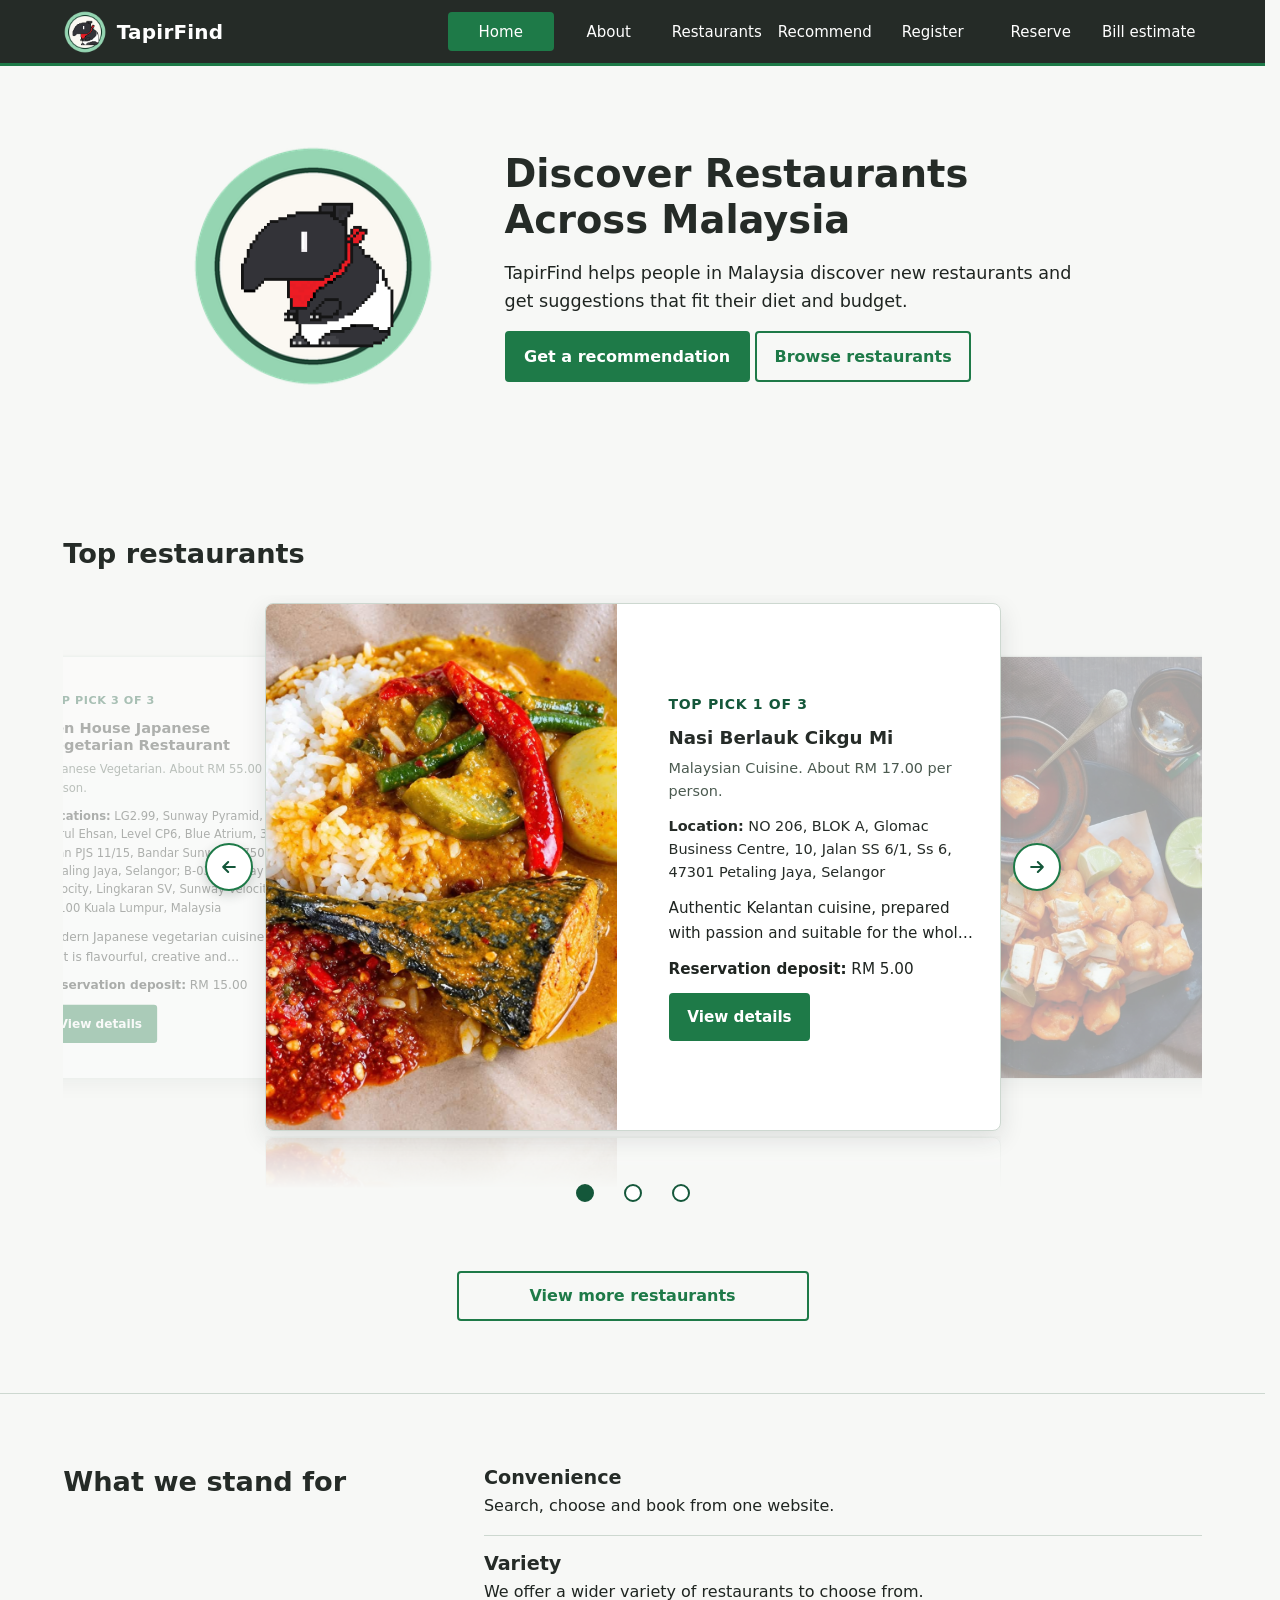
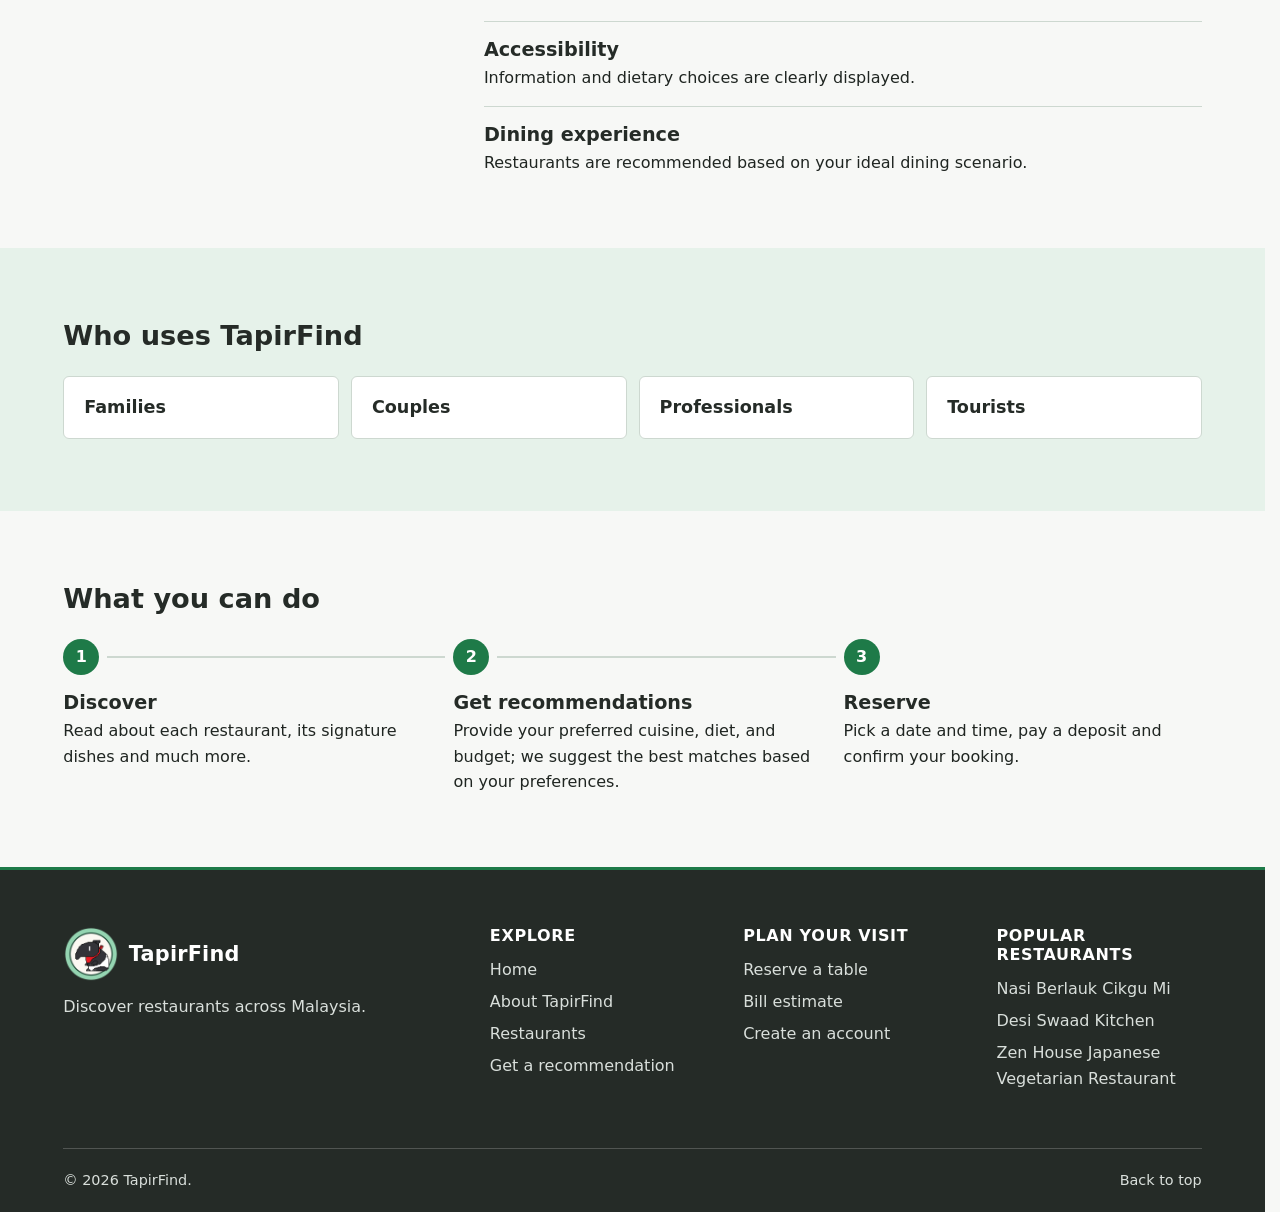
<file: index.html>
<!doctype html>
<html lang="en">
    <head>
        <meta charset="utf-8">
        <meta name="viewport" content="width=device-width, initial-scale=1">
        <meta name="author" content="Ethan Lau Yang Ming">
        <meta name="title" content="TapirFind">
        <meta name="description" content="Web Development Assignment 2">
        <title>Home | TapirFind</title>
        <link rel="stylesheet" href="css/style.css">
        <script src="js/jquery.min.js"></script>
        <script src="js/script.js" defer></script>
    </head>

    <body>
        <!-- Shared navigation -->
        <header class="site-header">
            <div class="bar">
                <a class="brand" href="index.html">
                    <span class="logo">
                        <img class="logo-base" src="images/logo.png" alt="" width="240" height="240">
                        <img class="logo-mark" src="images/restaurantTapir.png" alt="" width="192" height="192">
                    </span>
                    <span class="brand-name">TapirFind</span>
                </a>
                <button class="nav-toggle" type="button" id="menuBtn" aria-label="Menu" aria-expanded="false" aria-controls="menu">
                    <span class="burger"></span>
                </button>
                <nav aria-label="Main">
                    <ul id="menu">
                        <li><a href="index.html" class="active" aria-current="page">Home</a></li>
                        <li><a href="about.html">About</a></li>
                        <li><a href="restaurants.html">Restaurants</a></li>
                        <li><a href="recommend.html">Recommend</a></li>
                        <li><a href="register.html">Register</a></li>
                        <li><a href="reservation.html">Reserve</a></li>
                        <li><a href="bill.html">Bill estimate</a></li>
                    </ul>
                </nav>
            </div>
        </header>

        <main>
            <section class="hero">
                <!-- Same logo as the navbar, drawn larger -->
                <div class="hero-logo" role="img" aria-label="TapirFind logo">
                    <span class="logo">
                        <img class="logo-base" src="images/logo.png" alt="" width="240" height="240">
                        <img class="logo-mark" src="images/restaurantTapir.png" alt="" width="192" height="192">
                    </span>
                </div>
                <div class="hero-text">
                    <h1>Discover Restaurants Across Malaysia</h1>
                    <p class="lead">
                        TapirFind helps people in Malaysia discover new restaurants and get suggestions that fit their
                        diet and budget.
                    </p>
                    <p>
                        <a class="btn" href="recommend.html">Get a recommendation</a>
                        <a class="btn btn-ghost" href="restaurants.html">Browse restaurants</a>
                    </p>
                </div>
            </section>

            <!-- Top restaurants rotator -->
            <section class="wrap" id="top-picks" aria-labelledby="top-picks-title">
                <h2 id="top-picks-title">Top restaurants</h2>
                <div class="rotator" id="rotator" role="region" aria-roledescription="carousel" aria-label="Top restaurants">
                    <div class="stage">
                        <button type="button" class="rot-btn rot-arrow rot-prev" id="rotPrev" aria-label="Previous restaurant" hidden>
                            <svg class="arrow-icon" viewBox="0 0 24 24" width="20" height="20" aria-hidden="true" focusable="false"><path d="M19 12H5M11 6l-6 6 6 6"></svg>
                        </button>
                        <ul class="slides" id="slides">
                            <li class="slide" id="slide-cikgu-mi">
                                <img src="images/cikguMi/nasiIkanTongkol.jpg" alt="Nasi Ikan Tongkol Dish" width="600" height="400">
                                <div class="slide-text">
                                    <p class="slide-count">Top pick 1 of 3</p>
                                    <h3>Nasi Berlauk Cikgu Mi</h3>
                                    <p class="meta">Malaysian Cuisine. About RM 17.00 per person.</p>
                                    <p class="location">
                                        <strong>Location:</strong> NO 206, BLOK A, Glomac Business Centre, 10, Jalan SS
                                        6/1, Ss 6, 47301 Petaling Jaya, Selangor
                                    </p>
                                    <p class="desc">
                                        Authentic Kelantan cuisine, prepared with passion and suitable for the whole
                                        family.
                                    </p>
                                    <p><strong>Reservation deposit:</strong> RM 5.00</p>
                                    <a class="btn" href="restaurants.html#cikgu-mi" data-id="cikgu-mi">View details</a>
                                </div>
                            </li>
                            <li class="slide" id="slide-desi-swaad">
                                <img src="images/desiSwaad/paneerPakora.jpg" alt="Paneer Pakora Dish" width="600" height="400" loading="lazy">
                                <div class="slide-text">
                                    <p class="slide-count">Top pick 2 of 3</p>
                                    <h3>Desi Swaad Kitchen</h3>
                                    <p class="meta">Northern Indian Cuisine. About RM 31.50 per person.</p>
                                    <p class="location">
                                        <strong>Location:</strong> N15, Jalan USJ 9/5m, Subang Business Centre, 47620
                                        Subang Jaya, Selangor
                                    </p>
                                    <p class="desc">
                                        Authentic Northern Indian dishes that are delicious and reasonably priced.
                                    </p>
                                    <p><strong>Reservation deposit:</strong> RM 10.00</p>
                                    <a class="btn" href="restaurants.html#desi-swaad" data-id="desi-swaad">View details</a>
                                </div>
                            </li>
                            <li class="slide" id="slide-zen-house">
                                <img src="images/zenHouse/zenHouseSashimiMoriawase.jpg" alt="Zen House Sashimi Moriawase Dish" width="600" height="400" loading="lazy">
                                <div class="slide-text">
                                    <p class="slide-count">Top pick 3 of 3</p>
                                    <h3>Zen House Japanese Vegetarian Restaurant</h3>
                                    <p class="meta">Japanese Vegetarian. About RM 55.00 per person.</p>
                                    <p class="location">
                                        <strong>Locations:</strong> LG2.99, Sunway Pyramid, Darul Ehsan, Level CP6, Blue
                                        Atrium, 3, Jalan PJS 11/15, Bandar Sunway, 47500 Petaling Jaya, Selangor; B-03,
                                        Sunway Velocity, Lingkaran SV, Sunway Velocity, 55100 Kuala Lumpur, Malaysia
                                    </p>
                                    <p class="desc">
                                        Modern Japanese vegetarian cuisine that is flavourful, creative and satisfying.
                                    </p>
                                    <p><strong>Reservation deposit:</strong> RM 15.00</p>
                                    <a class="btn" href="restaurants.html#zen-house" data-id="zen-house">View details</a>
                                </div>
                            </li>
                        </ul>
                        <button type="button" class="rot-btn rot-arrow rot-next" id="rotNext" aria-label="Next restaurant" hidden>
                            <svg class="arrow-icon" viewBox="0 0 24 24" width="20" height="20" aria-hidden="true" focusable="false"><path d="M5 12h14M13 6l6 6-6 6"></svg>
                        </button>
                    </div>
                    <div class="rotator-controls" id="rotatorControls" hidden>
                        <ul class="dots" id="rotDots"></ul>
                    </div>
                </div>
                <div class="wide">
                    <a class="btn btn-ghost large" href="restaurants.html">View more restaurants</a>
                </div>
            </section>
            <hr>

            <!-- Heading beside a ruled list -->
            <!-- What we stand for-->
            <section class="wrap">
                <div class="split">
                    <h2>What we stand for</h2>
                    <ul class="values">
                        <li>
                            <h3>Convenience</h3>
                            <p>Search, choose and book from one website.</p>
                        </li>
                        <li>
                            <h3>Variety</h3>
                            <p>We offer a wider variety of restaurants to choose from.</p>
                        </li>
                        <li>
                            <h3>Accessibility</h3>
                            <p>Information and dietary choices are clearly displayed.</p>
                        </li>
                        <li>
                            <h3>Dining experience</h3>
                            <p>Restaurants are recommended based on your ideal dining scenario.</p>
                        </li>
                    </ul>
                </div>
            </section>

            <!-- Target audience -->
            <section class="wrap alt">
                <h2>Who uses TapirFind</h2>
                <ul class="chips">
                    <li>Families</li>
                    <li>Couples</li>
                    <li>Professionals</li>
                    <li>Tourists</li>
                </ul>
            </section>

            <!-- Services -->
            <section class="wrap">
                <h2>What you can do</h2>
                <ol class="steps">
                    <li>
                        <h3>Discover</h3>
                        <p>Read about each restaurant, its signature dishes and much more.</p>
                    </li>
                    <li>
                        <h3>Get recommendations</h3>
                        <p>
                            Provide your preferred cuisine, diet, and budget; we suggest the best matches based on your
                            preferences.
                        </p>
                    </li>
                    <li>
                        <h3>Reserve</h3>
                        <p>Pick a date and time, pay a deposit and confirm your booking.</p>
                    </li>
                </ol>
            </section>
        </main>

        <!-- Shared footer -->
        <footer class="site-footer">
            <div class="footer-inner">
                <div class="footer-brand">
                    <a class="brand" href="index.html">
                        <span class="logo">
                            <img class="logo-base" src="images/logo.png" alt="" width="240" height="240">
                            <img class="logo-mark" src="images/restaurantTapir.png" alt="" width="192" height="192">
                        </span>
                        <span class="brand-name">TapirFind</span>
                    </a>
                    <p>Discover restaurants across Malaysia.</p>
                </div>
                <nav class="footer-col" aria-labelledby="footer-explore">
                    <h2 id="footer-explore">Explore</h2>
                    <ul>
                        <li><a href="index.html">Home</a></li>
                        <li><a href="about.html">About TapirFind</a></li>
                        <li><a href="restaurants.html">Restaurants</a></li>
                        <li><a href="recommend.html">Get a recommendation</a></li>
                    </ul>
                </nav>
                <nav class="footer-col" aria-labelledby="footer-plan">
                    <h2 id="footer-plan">Plan your visit</h2>
                    <ul>
                        <li><a href="reservation.html">Reserve a table</a></li>
                        <li><a href="bill.html">Bill estimate</a></li>
                        <li><a href="register.html">Create an account</a></li>
                    </ul>
                </nav>
                <nav class="footer-col" aria-labelledby="footer-popular">
                    <h2 id="footer-popular">Popular restaurants</h2>
                    <ul>
                        <li><a href="restaurants.html#cikgu-mi">Nasi Berlauk Cikgu Mi</a></li>
                        <li><a href="restaurants.html#desi-swaad">Desi Swaad Kitchen</a></li>
                        <li><a href="restaurants.html#zen-house">Zen House Japanese Vegetarian Restaurant</a></li>
                    </ul>
                </nav>
            </div>
            <div class="footer-bottom">
                <p>&copy; 2026 TapirFind.</p>
                <a href="#">Back to top</a>
            </div>
        </footer>
    </body>
</html>
</file>
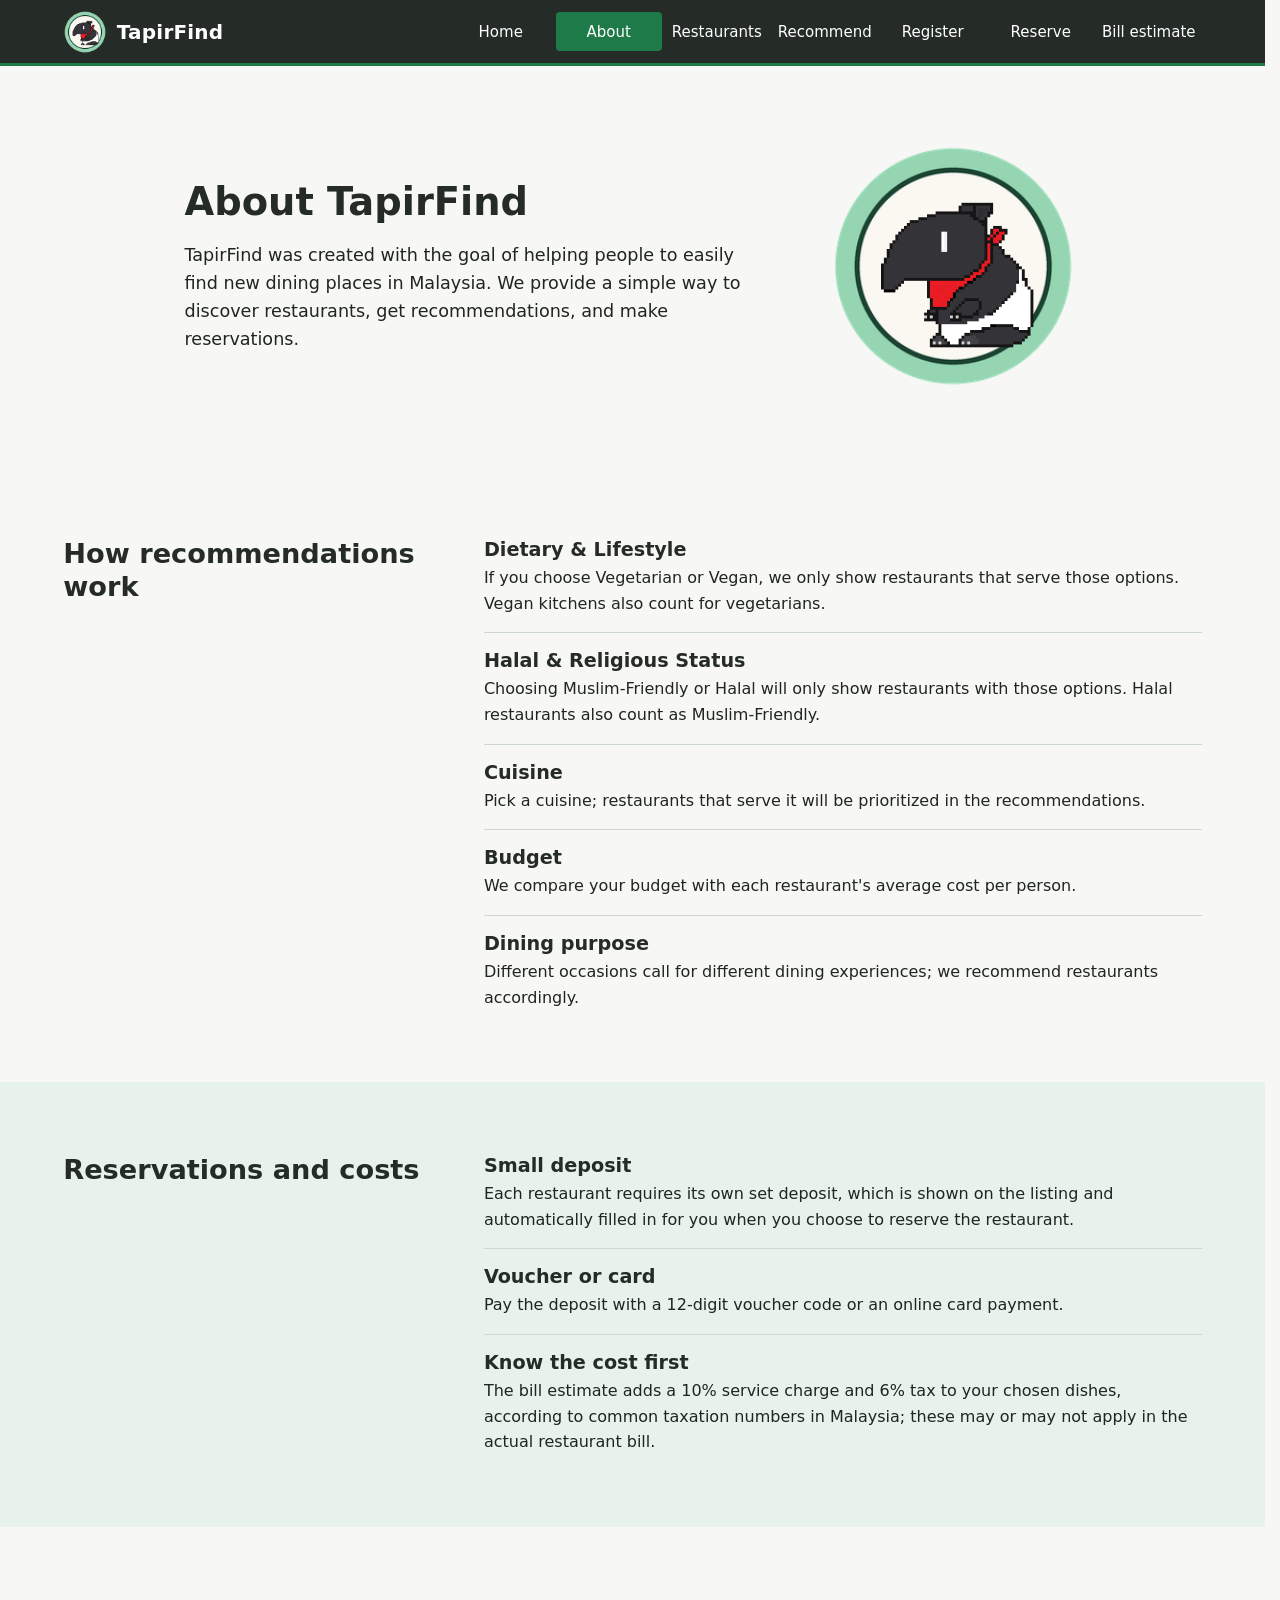
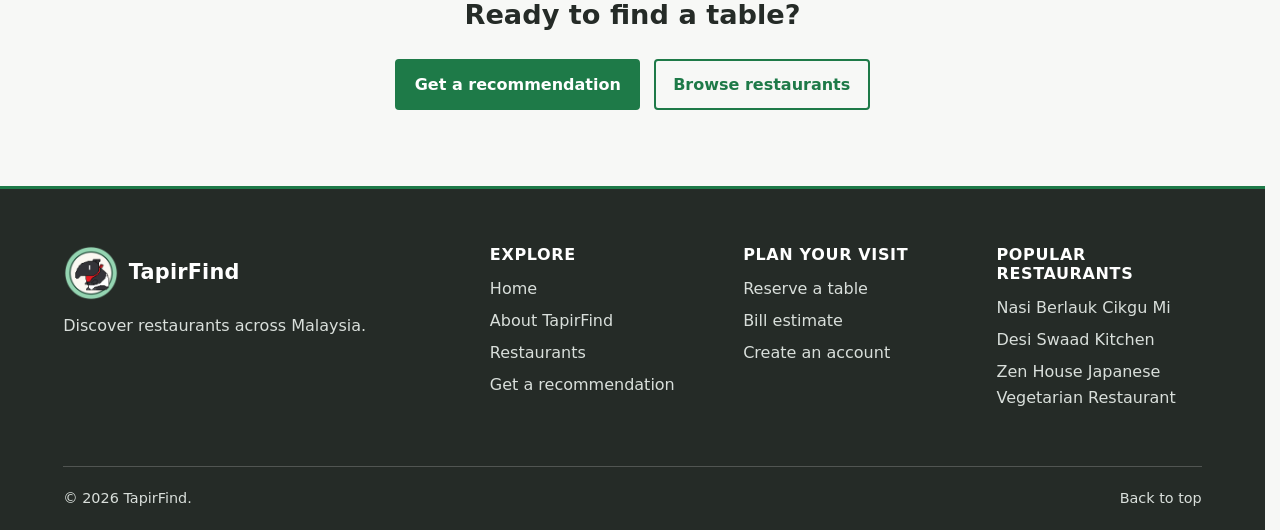
<file: about.html>
<!doctype html>
<html lang="en">
    <head>
        <meta charset="utf-8">
        <meta name="viewport" content="width=device-width, initial-scale=1">
        <meta name="author" content="Ethan Lau Yang Ming">
        <meta name="title" content="TapirFind">
        <meta name="description" content="Web Development Assignment 2">
        <title>About | TapirFind</title>
        <link rel="stylesheet" href="css/style.css">
        <script src="js/jquery.min.js"></script>
        <script src="js/script.js" defer></script>
    </head>

    <body>
        <!-- Shared navigation -->
        <header class="site-header">
            <div class="bar">
                <a class="brand" href="index.html">
                    <span class="logo">
                        <img class="logo-base" src="images/logo.png" alt="" width="240" height="240">
                        <img class="logo-mark" src="images/restaurantTapir.png" alt="" width="192" height="192">
                    </span>
                    <span class="brand-name">TapirFind</span>
                </a>
                <button class="nav-toggle" type="button" id="menuBtn" aria-label="Menu" aria-expanded="false" aria-controls="menu">
                    <span class="burger"></span>
                </button>
                <nav aria-label="Main">
                    <ul id="menu">
                        <li><a href="index.html">Home</a></li>
                        <li><a href="about.html" class="active" aria-current="page">About</a></li>
                        <li><a href="restaurants.html">Restaurants</a></li>
                        <li><a href="recommend.html">Recommend</a></li>
                        <li><a href="register.html">Register</a></li>
                        <li><a href="reservation.html">Reserve</a></li>
                        <li><a href="bill.html">Bill estimate</a></li>
                    </ul>
                </nav>
            </div>
        </header>

        <main>
            <!-- About section -->
            <section class="hero">
                <div class="hero-text">
                    <h1>About TapirFind</h1>
                    <p class="lead">
                        TapirFind was created with the goal of helping people to easily find new dining places in
                        Malaysia. We provide a simple way to discover restaurants, get recommendations, and make
                        reservations.
                    </p>
                </div>
                <!-- Same logo as the navbar, drawn larger. -->
                <div class="hero-logo" role="img" aria-label="TapirFind logo">
                    <span class="logo">
                        <img class="logo-base" src="images/logo.png" alt="" width="240" height="240">
                        <img class="logo-mark" src="images/restaurantTapir.png" alt="" width="192" height="192">
                    </span>
                </div>
            </section>

            <!-- How recommendations work -->
            <section class="wrap" id="recommendations">
                <div class="split">
                    <h2>How recommendations work</h2>
                    <ul class="values">
                        <li>
                            <h3>Dietary &amp; Lifestyle</h3>
                            <p>
                                If you choose Vegetarian or Vegan, we only show restaurants that serve those options.
                                Vegan kitchens also count for vegetarians.
                            </p>
                        </li>
                        <li>
                            <h3>Halal &amp; Religious Status</h3>
                            <p>
                                Choosing Muslim-Friendly or Halal will only show restaurants with those options. Halal
                                restaurants also count as Muslim-Friendly.
                            </p>
                        </li>
                        <li>
                            <h3>Cuisine</h3>
                            <p>Pick a cuisine; restaurants that serve it will be prioritized in the recommendations.</p>
                        </li>
                        <li>
                            <h3>Budget</h3>
                            <p>We compare your budget with each restaurant's average cost per person.</p>
                        </li>
                        <li>
                            <h3>Dining purpose</h3>
                            <p>
                                Different occasions call for different dining experiences; we recommend restaurants
                                accordingly.
                            </p>
                        </li>
                    </ul>
                </div>
            </section>

            <!-- Reservations and costs -->
            <section class="wrap alt" id="reservations">
                <div class="split">
                    <h2>Reservations and costs</h2>
                    <ul class="values">
                        <li>
                            <h3>Small deposit</h3>
                            <p>
                                Each restaurant requires its own set deposit, which is shown on the listing and
                                automatically filled in for you when you choose to reserve the restaurant.
                            </p>
                        </li>
                        <li>
                            <h3>Voucher or card</h3>
                            <p>Pay the deposit with a 12-digit voucher code or an online card payment.</p>
                        </li>
                        <li>
                            <h3>Know the cost first</h3>
                            <p>
                                The bill estimate adds a 10% service charge and 6% tax to your chosen dishes, according
                                to common taxation numbers in Malaysia; these may or may not apply in the actual
                                restaurant bill.
                            </p>
                        </li>
                    </ul>
                </div>
            </section>
            <section class="wrap cta">
                <h2>Ready to find a table?</h2>
                <p>
                    <a class="btn" href="recommend.html">Get a recommendation</a>
                    <a class="btn btn-ghost" href="restaurants.html">Browse restaurants</a>
                </p>
            </section>
        </main>

        <!-- Shared footer -->
        <footer class="site-footer">
            <div class="footer-inner">
                <div class="footer-brand">
                    <a class="brand" href="index.html">
                        <span class="logo">
                            <img class="logo-base" src="images/logo.png" alt="" width="240" height="240">
                            <img class="logo-mark" src="images/restaurantTapir.png" alt="" width="192" height="192">
                        </span>
                        <span class="brand-name">TapirFind</span>
                    </a>
                    <p>Discover restaurants across Malaysia.</p>
                </div>
                <nav class="footer-col" aria-labelledby="footer-explore">
                    <h2 id="footer-explore">Explore</h2>
                    <ul>
                        <li><a href="index.html">Home</a></li>
                        <li><a href="about.html">About TapirFind</a></li>
                        <li><a href="restaurants.html">Restaurants</a></li>
                        <li><a href="recommend.html">Get a recommendation</a></li>
                    </ul>
                </nav>
                <nav class="footer-col" aria-labelledby="footer-plan">
                    <h2 id="footer-plan">Plan your visit</h2>
                    <ul>
                        <li><a href="reservation.html">Reserve a table</a></li>
                        <li><a href="bill.html">Bill estimate</a></li>
                        <li><a href="register.html">Create an account</a></li>
                    </ul>
                </nav>
                <nav class="footer-col" aria-labelledby="footer-popular">
                    <h2 id="footer-popular">Popular restaurants</h2>
                    <ul>
                        <li><a href="restaurants.html#cikgu-mi">Nasi Berlauk Cikgu Mi</a></li>
                        <li><a href="restaurants.html#desi-swaad">Desi Swaad Kitchen</a></li>
                        <li><a href="restaurants.html#zen-house">Zen House Japanese Vegetarian Restaurant</a></li>
                    </ul>
                </nav>
            </div>
            <div class="footer-bottom">
                <p>&copy; 2026 TapirFind.</p>
                <a href="#">Back to top</a>
            </div>
        </footer>
    </body>
</html>
</file>
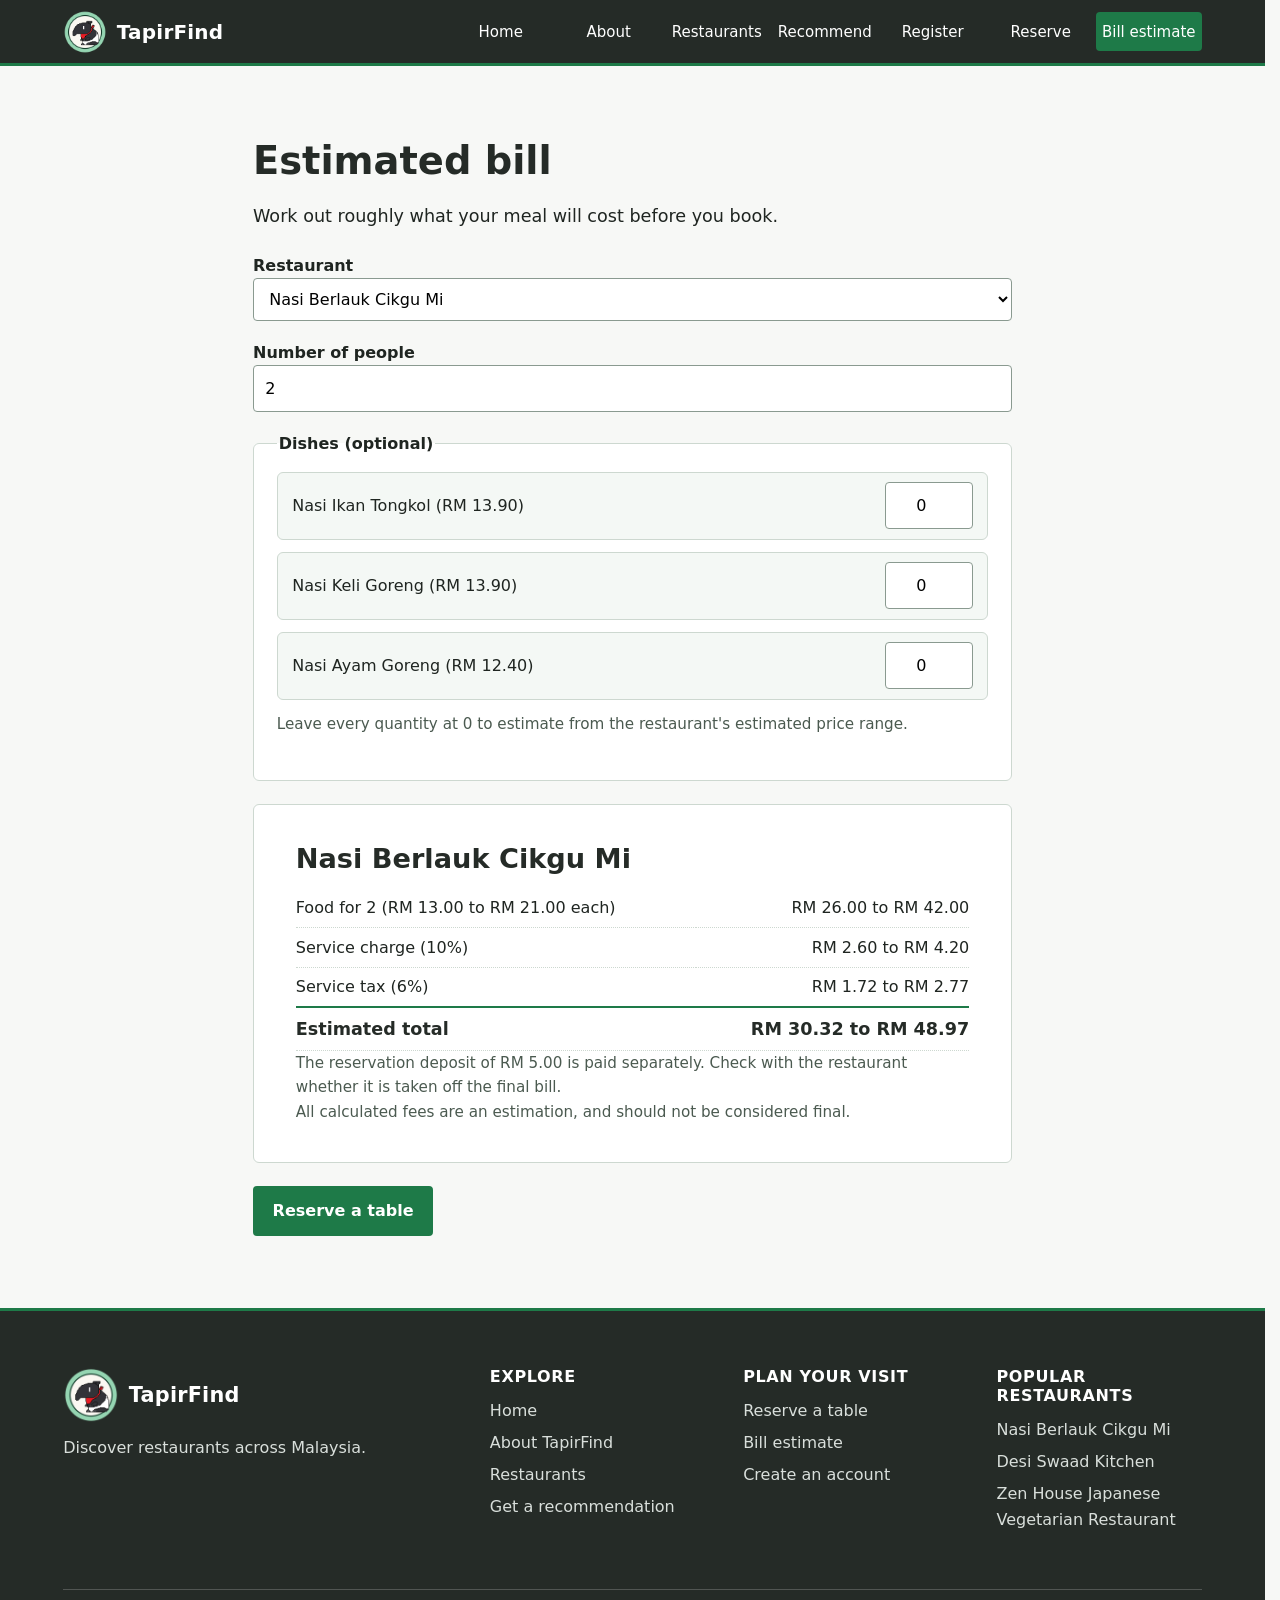
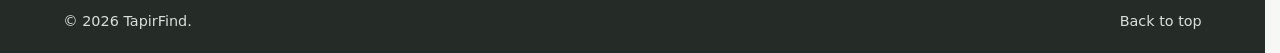
<file: bill.html>
<!doctype html>
<html lang="en">
    <head>
        <meta charset="utf-8">
        <meta name="viewport" content="width=device-width, initial-scale=1">
        <meta name="author" content="Ethan Lau Yang Ming">
        <meta name="title" content="TapirFind">
        <meta name="description" content="Web Development Assignment 2">
        <title>Bill estimate | TapirFind</title>
        <link rel="stylesheet" href="css/style.css">
        <script src="js/jquery.min.js"></script>
        <script src="js/script.js" defer></script>
    </head>

    <body>
        <!-- Shared navigation -->
        <header class="site-header">
            <div class="bar">
                <a class="brand" href="index.html">
                    <span class="logo">
                        <img class="logo-base" src="images/logo.png" alt="" width="240" height="240">
                        <img class="logo-mark" src="images/restaurantTapir.png" alt="" width="192" height="192">
                    </span>
                    <span class="brand-name">TapirFind</span>
                </a>
                <button class="nav-toggle" type="button" id="menuBtn" aria-label="Menu" aria-expanded="false" aria-controls="menu">
                    <span class="burger"></span>
                </button>
                <nav aria-label="Main">
                    <ul id="menu">
                        <li><a href="index.html">Home</a></li>
                        <li><a href="about.html">About</a></li>
                        <li><a href="restaurants.html">Restaurants</a></li>
                        <li><a href="recommend.html">Recommend</a></li>
                        <li><a href="register.html">Register</a></li>
                        <li><a href="reservation.html">Reserve</a></li>
                        <li><a href="bill.html" class="active" aria-current="page">Bill estimate</a></li>
                    </ul>
                </nav>
            </div>
        </header>

        <main>
            <!-- Estimated Bill -->
            <section class="wrap narrow">
                <h1>Estimated bill</h1>
                <p class="lead">Work out roughly what your meal will cost before you book.</p>
                <form id="billForm" novalidate>
                    <div class="field">
                        <label for="billRestaurant">Restaurant</label><select id="billRestaurant" name="restaurant">
                            <option value="cikgu-mi">Nasi Berlauk Cikgu Mi</option>
                            <option value="desi-swaad">Desi Swaad Kitchen</option>
                            <option value="zen-house">Zen House Japanese Vegetarian Restaurant</option>
                            <option value="bear-hug">The Bear Hug Restaurant &amp; Cafe</option>
                            <option value="kar-hiong">Restoran Kar Hiong</option>
                            <option value="siam-thaiger">Siam Thaiger Thai Cafe</option>
                        </select>
                    </div>
                    <div class="field">
                        <label for="billPeople">Number of people</label>
                        <input id="billPeople" name="billPeople" type="number" min="1" max="50" value="2">
                    </div>
                    <fieldset>
                        <legend>Dishes (optional)</legend>
                        <div id="dishList"></div>
                        <p class="meta">
                            Leave every quantity at 0 to estimate from the restaurant's estimated price range.
                        </p>
                    </fieldset>
                </form>

                <div id="billOut" class="panel"></div>
                <p><a class="btn" id="billReserve" href="reservation.html">Reserve a table</a></p>
            </section>
        </main>

        <!-- Shared footer -->
        <footer class="site-footer">
            <div class="footer-inner">
                <div class="footer-brand">
                    <a class="brand" href="index.html">
                        <span class="logo">
                            <img class="logo-base" src="images/logo.png" alt="" width="240" height="240">
                            <img class="logo-mark" src="images/restaurantTapir.png" alt="" width="192" height="192">
                        </span>
                        <span class="brand-name">TapirFind</span>
                    </a>
                    <p>Discover restaurants across Malaysia.</p>
                </div>
                <nav class="footer-col" aria-labelledby="footer-explore">
                    <h2 id="footer-explore">Explore</h2>
                    <ul>
                        <li><a href="index.html">Home</a></li>
                        <li><a href="about.html">About TapirFind</a></li>
                        <li><a href="restaurants.html">Restaurants</a></li>
                        <li><a href="recommend.html">Get a recommendation</a></li>
                    </ul>
                </nav>
                <nav class="footer-col" aria-labelledby="footer-plan">
                    <h2 id="footer-plan">Plan your visit</h2>
                    <ul>
                        <li><a href="reservation.html">Reserve a table</a></li>
                        <li><a href="bill.html">Bill estimate</a></li>
                        <li><a href="register.html">Create an account</a></li>
                    </ul>
                </nav>
                <nav class="footer-col" aria-labelledby="footer-popular">
                    <h2 id="footer-popular">Popular restaurants</h2>
                    <ul>
                        <li><a href="restaurants.html#cikgu-mi">Nasi Berlauk Cikgu Mi</a></li>
                        <li><a href="restaurants.html#desi-swaad">Desi Swaad Kitchen</a></li>
                        <li><a href="restaurants.html#zen-house">Zen House Japanese Vegetarian Restaurant</a></li>
                    </ul>
                </nav>
            </div>
            <div class="footer-bottom">
                <p>&copy; 2026 TapirFind.</p>
                <a href="#">Back to top</a>
            </div>
        </footer>
    </body>
</html>
</file>
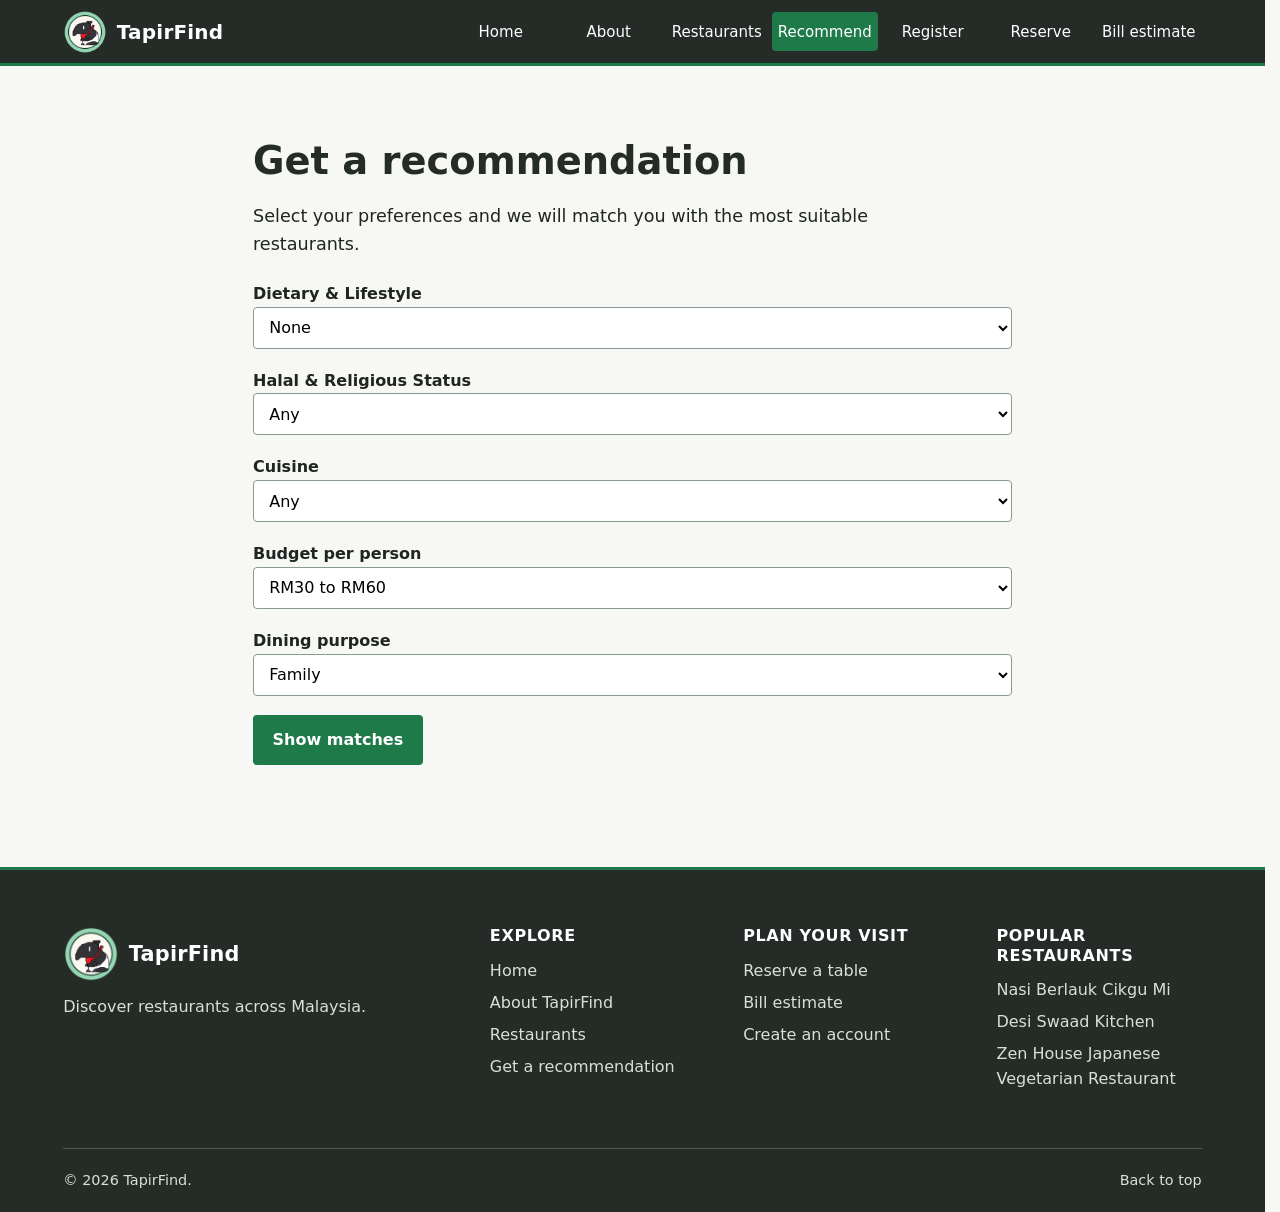
<file: recommend.html>
<!doctype html>
<html lang="en">
    <head>
        <meta charset="utf-8">
        <meta name="viewport" content="width=device-width, initial-scale=1">
        <meta name="author" content="Ethan Lau Yang Ming">
        <meta name="title" content="TapirFind">
        <meta name="description" content="Web Development Assignment 2">
        <title>Recommendations | TapirFind</title>
        <link rel="stylesheet" href="css/style.css">
        <script src="js/jquery.min.js"></script>
        <script src="js/script.js" defer></script>
    </head>

    <body>
        <!-- Shared navigation -->
        <header class="site-header">
            <div class="bar">
                <a class="brand" href="index.html">
                    <span class="logo">
                        <img class="logo-base" src="images/logo.png" alt="" width="240" height="240">
                        <img class="logo-mark" src="images/restaurantTapir.png" alt="" width="192" height="192">
                    </span>
                    <span class="brand-name">TapirFind</span>
                </a>
                <button class="nav-toggle" type="button" id="menuBtn" aria-label="Menu" aria-expanded="false" aria-controls="menu">
                    <span class="burger"></span>
                </button>
                <nav aria-label="Main">
                    <ul id="menu">
                        <li><a href="index.html">Home</a></li>
                        <li><a href="about.html">About</a></li>
                        <li><a href="restaurants.html">Restaurants</a></li>
                        <li><a href="recommend.html" class="active" aria-current="page">Recommend</a></li>
                        <li><a href="register.html">Register</a></li>
                        <li><a href="reservation.html">Reserve</a></li>
                        <li><a href="bill.html">Bill estimate</a></li>
                    </ul>
                </nav>
            </div>
        </header>

        <main>
            <!-- Recommendation form -->
            <section class="wrap narrow">
                <h1>Get a recommendation</h1>
                <p class="lead">Select your preferences and we will match you with the most suitable restaurants.</p>
                <form id="recForm" novalidate>
                    <div class="field">
                        <label for="diet">Dietary &amp; Lifestyle</label><select id="diet" name="diet">
                            <option>None</option>
                            <option>Vegetarian</option>
                            <option>Vegan</option>
                        </select>
                    </div>

                    <div class="field">
                        <label for="category">Halal &amp; Religious Status</label><select id="category" name="category">
                            <option>Any</option>
                            <option>Muslim-Friendly</option>
                            <option>Halal</option>
                        </select>
                    </div>

                    <div class="field">
                        <label for="food">Cuisine</label><select id="food" name="food">
                            <option>Any</option>
                            <option>Asian</option>
                            <option>Malay</option>
                            <option>Chinese</option>
                            <option>Indian</option>
                            <option>Japanese</option>
                            <option>Thai</option>
                            <option>Western</option>
                        </select>
                    </div>

                    <div class="field">
                        <label for="budget">Budget per person</label><select id="budget" name="budget">
                            <option value="low">Under RM30</option>
                            <option value="mid" selected>RM30 to RM60</option>
                            <option value="high">Above RM60</option>
                        </select>
                    </div>

                    <div class="field">
                        <label for="purpose">Dining purpose</label><select id="purpose" name="purpose">
                            <option>Family</option>
                            <option>Couples</option>
                            <option>Professionals</option>
                            <option>Tourists</option>
                        </select>
                    </div>

                    <button class="btn" type="submit">Show matches</button>
                </form>
                <div id="results"></div>
            </section>
        </main>

        <!-- Shared footer -->
        <footer class="site-footer">
            <div class="footer-inner">
                <div class="footer-brand">
                    <a class="brand" href="index.html">
                        <span class="logo">
                            <img class="logo-base" src="images/logo.png" alt="" width="240" height="240">
                            <img class="logo-mark" src="images/restaurantTapir.png" alt="" width="192" height="192">
                        </span>
                        <span class="brand-name">TapirFind</span>
                    </a>
                    <p>Discover restaurants across Malaysia.</p>
                </div>
                <nav class="footer-col" aria-labelledby="footer-explore">
                    <h2 id="footer-explore">Explore</h2>
                    <ul>
                        <li><a href="index.html">Home</a></li>
                        <li><a href="about.html">About TapirFind</a></li>
                        <li><a href="restaurants.html">Restaurants</a></li>
                        <li><a href="recommend.html">Get a recommendation</a></li>
                    </ul>
                </nav>
                <nav class="footer-col" aria-labelledby="footer-plan">
                    <h2 id="footer-plan">Plan your visit</h2>
                    <ul>
                        <li><a href="reservation.html">Reserve a table</a></li>
                        <li><a href="bill.html">Bill estimate</a></li>
                        <li><a href="register.html">Create an account</a></li>
                    </ul>
                </nav>
                <nav class="footer-col" aria-labelledby="footer-popular">
                    <h2 id="footer-popular">Popular restaurants</h2>
                    <ul>
                        <li><a href="restaurants.html#cikgu-mi">Nasi Berlauk Cikgu Mi</a></li>
                        <li><a href="restaurants.html#desi-swaad">Desi Swaad Kitchen</a></li>
                        <li><a href="restaurants.html#zen-house">Zen House Japanese Vegetarian Restaurant</a></li>
                    </ul>
                </nav>
            </div>
            <div class="footer-bottom">
                <p>&copy; 2026 TapirFind.</p>
                <a href="#">Back to top</a>
            </div>
        </footer>
    </body>
</html>
</file>
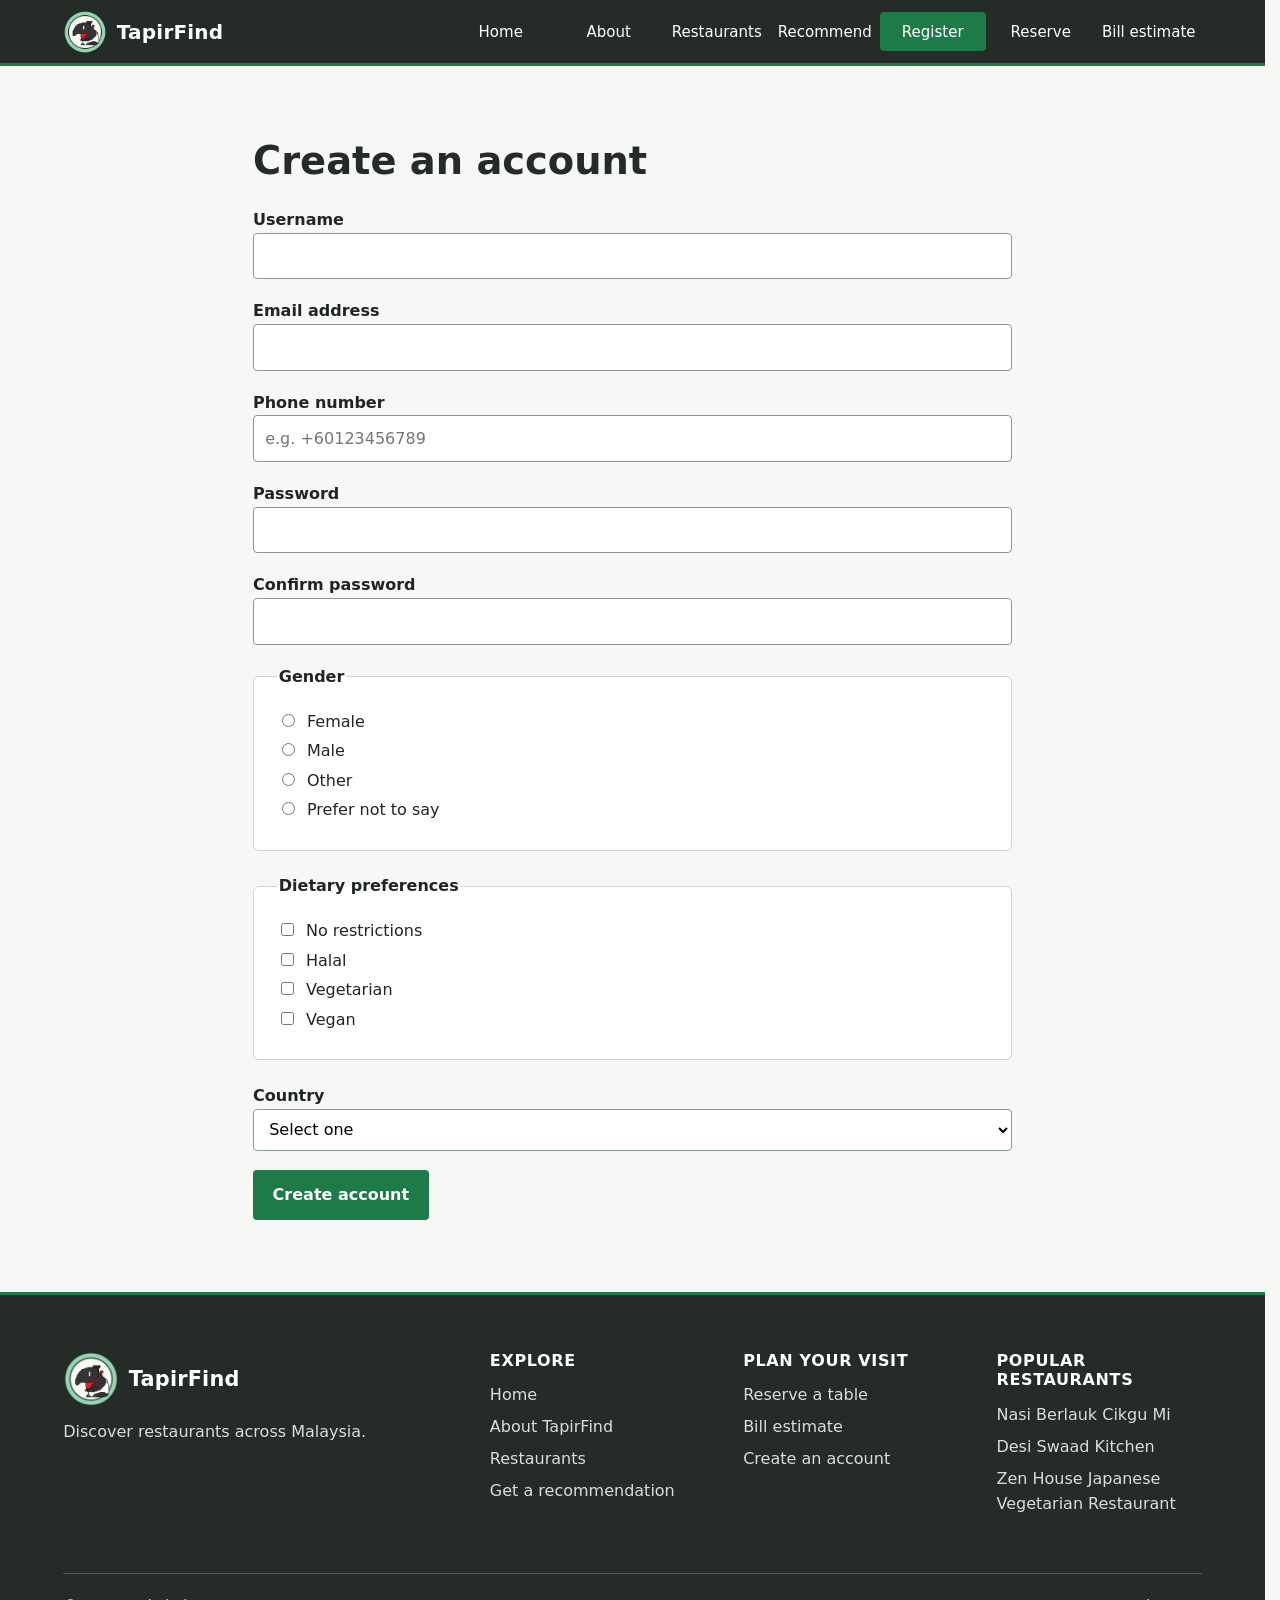
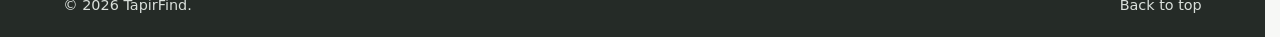
<file: register.html>
<!doctype html>
<html lang="en">
    <head>
        <meta charset="utf-8">
        <meta name="viewport" content="width=device-width, initial-scale=1">
        <meta name="author" content="Ethan Lau Yang Ming">
        <meta name="title" content="TapirFind">
        <meta name="description" content="Web Development Assignment 2">
        <title>Register | TapirFind</title>
        <link rel="stylesheet" href="css/style.css">
        <script src="js/jquery.min.js"></script>
        <script src="js/script.js" defer></script>
    </head>

    <body>
        <!-- Shared navigation -->
        <header class="site-header">
            <div class="bar">
                <a class="brand" href="index.html">
                    <span class="logo">
                        <img class="logo-base" src="images/logo.png" alt="" width="240" height="240">
                        <img class="logo-mark" src="images/restaurantTapir.png" alt="" width="192" height="192">
                    </span>
                    <span class="brand-name">TapirFind</span>
                </a>
                <button class="nav-toggle" type="button" id="menuBtn" aria-label="Menu" aria-expanded="false" aria-controls="menu">
                    <span class="burger"></span>
                </button>
                <nav aria-label="Main">
                    <ul id="menu">
                        <li><a href="index.html">Home</a></li>
                        <li><a href="about.html">About</a></li>
                        <li><a href="restaurants.html">Restaurants</a></li>
                        <li><a href="recommend.html">Recommend</a></li>
                        <li><a href="register.html" class="active" aria-current="page">Register</a></li>
                        <li><a href="reservation.html">Reserve</a></li>
                        <li><a href="bill.html">Bill estimate</a></li>
                    </ul>
                </nav>
            </div>
        </header>

        <main>
            <!-- Registration form -->
            <section class="wrap narrow">
                <h1>Create an account</h1>
                <form id="regForm" method="post" action="http://mercury.swin.edu.au/it000000/cos10005/regtest.php" novalidate>
                    <div class="field">
                        <label for="username">Username</label>
                        <input id="username" name="username" type="text">
                    </div>

                    <div class="field">
                        <label for="email">Email address</label>
                        <input id="email" name="email" type="email">
                    </div>

                    <div class="field">
                        <label for="phone">Phone number</label>
                        <input id="phone" name="phone" type="tel" placeholder="e.g. +60123456789">
                    </div>

                    <div class="field">
                        <label for="password">Password</label>
                        <input id="password" name="password" type="password">
                    </div>

                    <div class="field">
                        <label for="confirmPwd">Confirm password</label>
                        <input id="confirmPwd" name="confirmPwd" type="password">
                    </div>

                    <fieldset>
                        <legend>Gender</legend>
                        <label><input type="radio" id="genF" name="gender" value="Female"> Female</label>
                        <label><input type="radio" id="genM" name="gender" value="Male"> Male</label>
                        <label><input type="radio" id="genO" name="gender" value="Other"> Other</label>
                        <label><input type="radio" id="genN" name="gender" value="Prefer not to say"> Prefer not to say</label>
                    </fieldset>

                    <fieldset>
                        <legend>Dietary preferences</legend>
                        <label><input type="checkbox" id="dietNone" name="diet" value="None"> No restrictions</label>
                        <label><input type="checkbox" id="dietHalal" name="diet" value="Halal"> Halal</label>
                        <label><input type="checkbox" id="dietVegetarian" name="diet" value="Vegetarian">
                            Vegetarian</label>
                        <label><input type="checkbox" id="dietVegan" name="diet" value="Vegan"> Vegan</label>
                    </fieldset>

                    <div class="field">
                        <label for="country">Country</label><select id="country" name="country">
                            <option value="">Select one</option>
                            <option>Malaysia</option>
                            <option>Singapore</option>
                            <option>Indonesia</option>
                            <option>Thailand</option>
                            <option>Australia</option>
                            <option>China</option>
                            <option>India</option>
                            <option>United Kingdom</option>
                            <option>United States</option>
                            <option>Other</option>
                        </select>
                    </div>

                    <button class="btn" type="submit">Create account</button>
                </form>
            </section>
        </main>

        <!-- Shared footer -->
        <footer class="site-footer">
            <div class="footer-inner">
                <div class="footer-brand">
                    <a class="brand" href="index.html">
                        <span class="logo">
                            <img class="logo-base" src="images/logo.png" alt="" width="240" height="240">
                            <img class="logo-mark" src="images/restaurantTapir.png" alt="" width="192" height="192">
                        </span>
                        <span class="brand-name">TapirFind</span>
                    </a>
                    <p>Discover restaurants across Malaysia.</p>
                </div>
                <nav class="footer-col" aria-labelledby="footer-explore">
                    <h2 id="footer-explore">Explore</h2>
                    <ul>
                        <li><a href="index.html">Home</a></li>
                        <li><a href="about.html">About TapirFind</a></li>
                        <li><a href="restaurants.html">Restaurants</a></li>
                        <li><a href="recommend.html">Get a recommendation</a></li>
                    </ul>
                </nav>
                <nav class="footer-col" aria-labelledby="footer-plan">
                    <h2 id="footer-plan">Plan your visit</h2>
                    <ul>
                        <li><a href="reservation.html">Reserve a table</a></li>
                        <li><a href="bill.html">Bill estimate</a></li>
                        <li><a href="register.html">Create an account</a></li>
                    </ul>
                </nav>
                <nav class="footer-col" aria-labelledby="footer-popular">
                    <h2 id="footer-popular">Popular restaurants</h2>
                    <ul>
                        <li><a href="restaurants.html#cikgu-mi">Nasi Berlauk Cikgu Mi</a></li>
                        <li><a href="restaurants.html#desi-swaad">Desi Swaad Kitchen</a></li>
                        <li><a href="restaurants.html#zen-house">Zen House Japanese Vegetarian Restaurant</a></li>
                    </ul>
                </nav>
            </div>
            <div class="footer-bottom">
                <p>&copy; 2026 TapirFind.</p>
                <a href="#">Back to top</a>
            </div>
        </footer>
    </body>
</html>
</file>
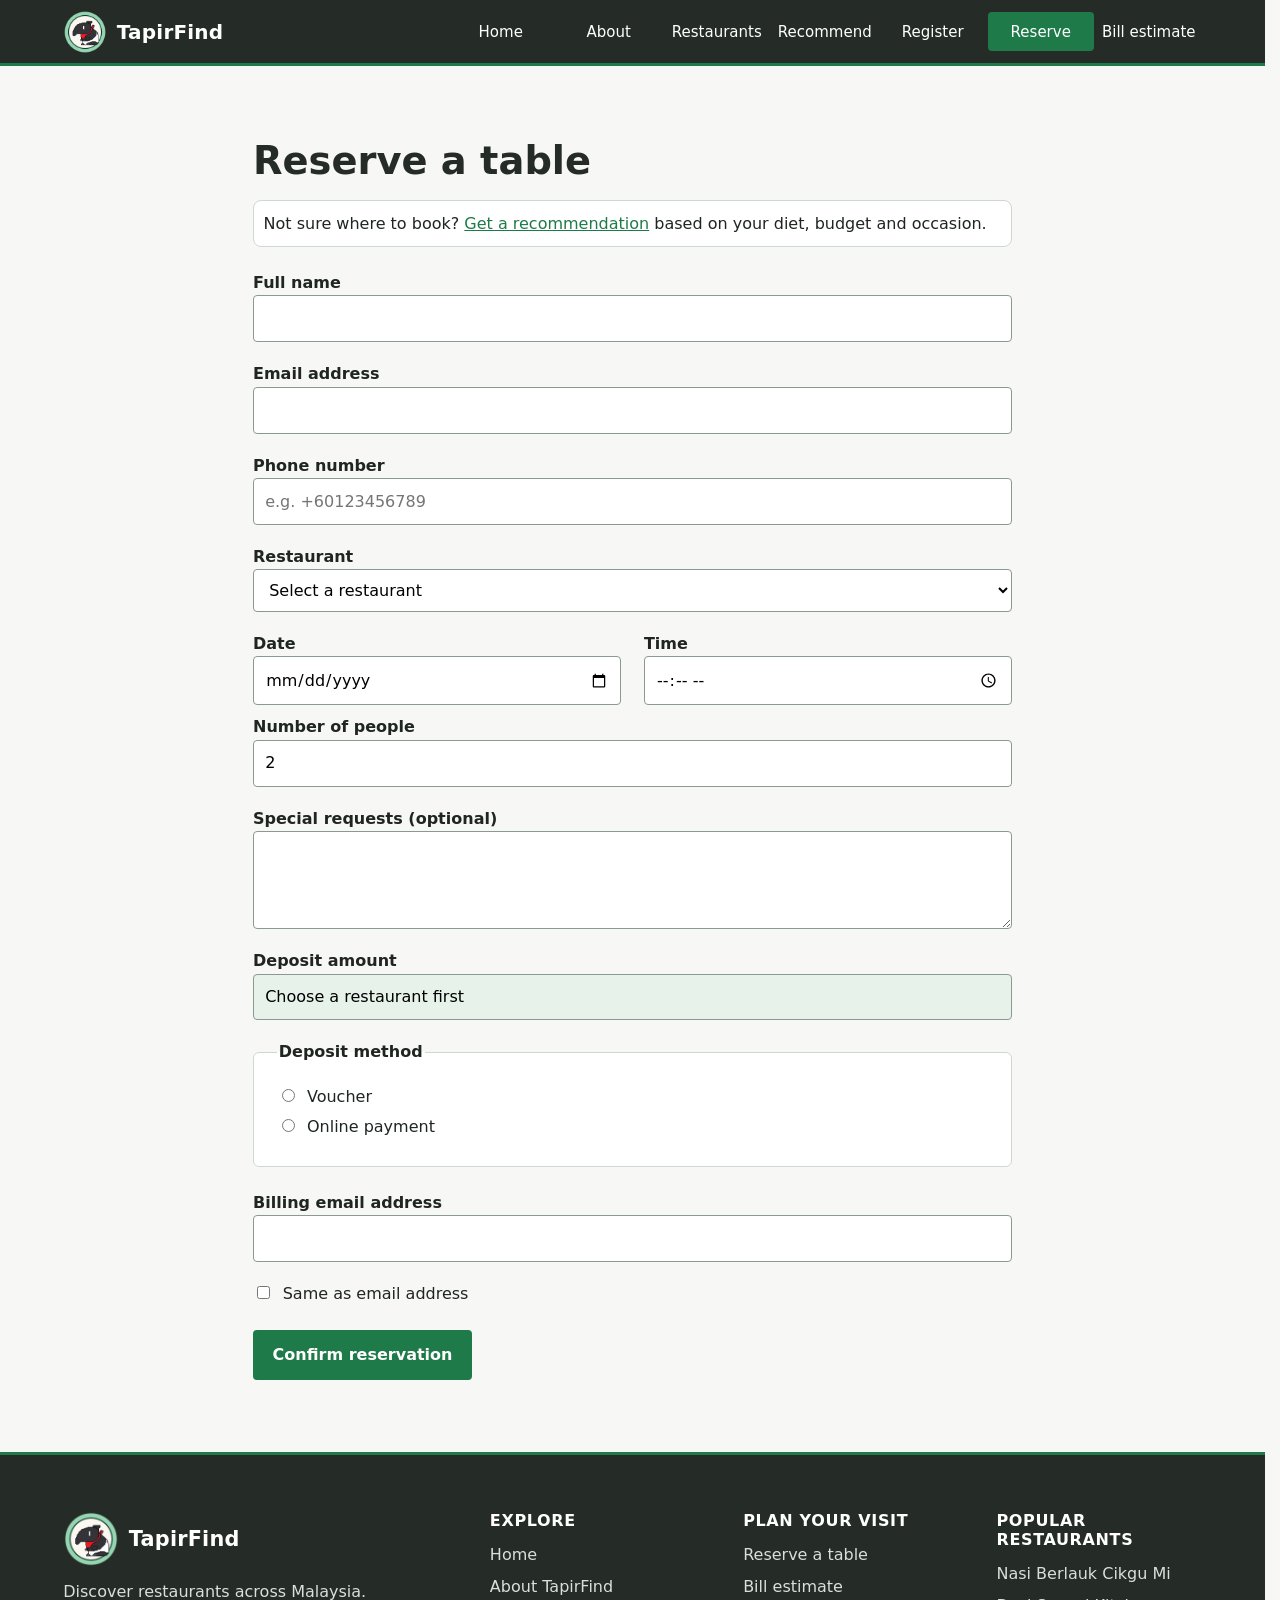
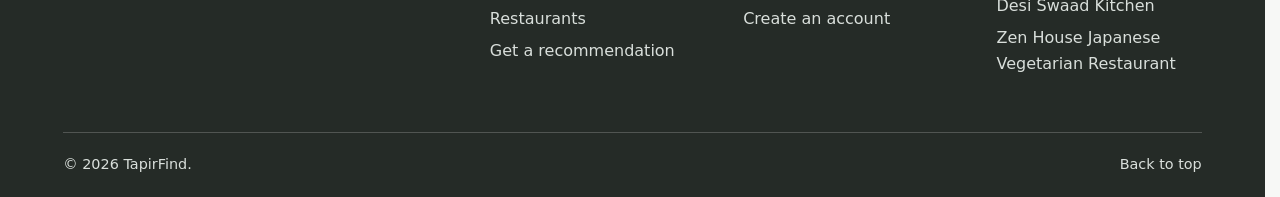
<file: reservation.html>
<!doctype html>
<html lang="en">
    <head>
        <meta charset="utf-8">
        <meta name="viewport" content="width=device-width, initial-scale=1">
        <meta name="author" content="Ethan Lau Yang Ming">
        <meta name="title" content="TapirFind">
        <meta name="description" content="Web Development Assignment 2">
        <title>Reservation | TapirFind</title>
        <link rel="stylesheet" href="css/style.css">
        <script src="js/jquery.min.js"></script>
        <script src="js/script.js" defer></script>
    </head>

    <body>
        <!-- Shared navigation -->
        <header class="site-header">
            <div class="bar">
                <a class="brand" href="index.html">
                    <span class="logo">
                        <img class="logo-base" src="images/logo.png" alt="" width="240" height="240">
                        <img class="logo-mark" src="images/restaurantTapir.png" alt="" width="192" height="192">
                    </span>
                    <span class="brand-name">TapirFind</span>
                </a>
                <button class="nav-toggle" type="button" id="menuBtn" aria-label="Menu" aria-expanded="false" aria-controls="menu">
                    <span class="burger"></span>
                </button>
                <nav aria-label="Main">
                    <ul id="menu">
                        <li><a href="index.html">Home</a></li>
                        <li><a href="about.html">About</a></li>
                        <li><a href="restaurants.html">Restaurants</a></li>
                        <li><a href="recommend.html">Recommend</a></li>
                        <li><a href="register.html">Register</a></li>
                        <li><a href="reservation.html" class="active" aria-current="page">Reserve</a></li>
                        <li><a href="bill.html">Bill estimate</a></li>
                    </ul>
                </nav>
            </div>
        </header>

        <main>
            <!-- Reservation form -->
            <section class="wrap narrow">
                <h1>Reserve a table</h1>
                <p class="rec-note" id="recNote" aria-live="polite"></p>
                <form id="resForm" method="post" action="http://mercury.swin.edu.au/it000000/cos10005/regtest.php" novalidate>
                    <div class="field">
                        <label for="fullname">Full name</label>
                        <input id="fullname" name="fullname" type="text">
                    </div>
                    
                    <div class="field">
                        <label for="email">Email address</label>
                        <input id="email" name="email" type="email">
                    </div>

                    <div class="field">
                        <label for="phone">Phone number</label>
                        <input id="phone" name="phone" type="tel" placeholder="e.g. +60123456789">
                    </div>

                    <div class="field">
                        <label for="restaurant">Restaurant</label><select id="restaurant" name="restaurant">
                            <option value="">Select a restaurant</option>
                            <option value="cikgu-mi">Nasi Berlauk Cikgu Mi</option>
                            <option value="desi-swaad">Desi Swaad Kitchen</option>
                            <option value="zen-house">Zen House Japanese Vegetarian Restaurant</option>
                            <option value="bear-hug">The Bear Hug Restaurant &amp; Cafe</option>
                            <option value="kar-hiong">Restoran Kar Hiong</option>
                            <option value="siam-thaiger">Siam Thaiger Thai Cafe</option>
                        </select>
                    </div>

                    <div class="row2">
                        <div class="field">
                            <label for="date">Date</label>
                            <input id="date" name="date" type="date">
                        </div>
                        <div class="field">
                            <label for="time">Time</label>
                            <input id="time" name="time" type="time">
                        </div>
                    </div>

                    <div class="field">
                        <label for="people">Number of people</label>
                        <input id="people" name="people" type="number" min="1" value="2">
                    </div>

                    <div class="field">
                        <label for="requests">Special requests (optional)</label><textarea id="requests" name="requests" rows="3"></textarea>
                    </div>

                    <div class="field">
                        <label for="deposit">Deposit amount</label><input id="deposit" name="deposit" type="text" readonly>
                    </div>

                    <fieldset>
                        <legend>Deposit method</legend>
                        <label><input type="radio" id="payVoucher" name="method" value="Voucher"> Voucher</label>
                        <label><input type="radio" id="payOnline" name="method" value="Online payment"> Online
                            payment</label>
                    </fieldset>

                    <div id="voucherBox" hidden>
                        <div class="field">
                            <label for="voucher">Voucher code (12 digits)</label>
                            <input id="voucher" name="voucher" type="text" disabled>
                        </div>
                    </div>

                    <div id="cardBox" hidden>
                        <div class="field">
                            <label for="cardtype">Card type</label><select id="cardtype" name="cardtype" disabled>
                                <option>Visa</option>
                                <option>Mastercard</option>
                            </select>
                        </div>
                        <div class="field">
                            <label for="cardnum">Card number (test numbers only)</label>
                            <input id="cardnum" name="cardnum" type="text" disabled>
                        </div>
                    </div>

                    <div class="field">
                        <label for="billing">Billing email address</label>
                        <input id="billing" name="billing" type="email">
                    </div>

                    <label class="inline"><input type="checkbox" id="same"> Same as email address</label>
                    <button class="btn" type="submit">Confirm reservation</button>
                </form>
            </section>
        </main>

        <!-- Shared footer -->
        <footer class="site-footer">
            <div class="footer-inner">
                <div class="footer-brand">
                    <a class="brand" href="index.html">
                        <span class="logo">
                            <img class="logo-base" src="images/logo.png" alt="" width="240" height="240">
                            <img class="logo-mark" src="images/restaurantTapir.png" alt="" width="192" height="192">
                        </span>
                        <span class="brand-name">TapirFind</span>
                    </a>
                    <p>Discover restaurants across Malaysia.</p>
                </div>
                <nav class="footer-col" aria-labelledby="footer-explore">
                    <h2 id="footer-explore">Explore</h2>
                    <ul>
                        <li><a href="index.html">Home</a></li>
                        <li><a href="about.html">About TapirFind</a></li>
                        <li><a href="restaurants.html">Restaurants</a></li>
                        <li><a href="recommend.html">Get a recommendation</a></li>
                    </ul>
                </nav>
                <nav class="footer-col" aria-labelledby="footer-plan">
                    <h2 id="footer-plan">Plan your visit</h2>
                    <ul>
                        <li><a href="reservation.html">Reserve a table</a></li>
                        <li><a href="bill.html">Bill estimate</a></li>
                        <li><a href="register.html">Create an account</a></li>
                    </ul>
                </nav>
                <nav class="footer-col" aria-labelledby="footer-popular">
                    <h2 id="footer-popular">Popular restaurants</h2>
                    <ul>
                        <li><a href="restaurants.html#cikgu-mi">Nasi Berlauk Cikgu Mi</a></li>
                        <li><a href="restaurants.html#desi-swaad">Desi Swaad Kitchen</a></li>
                        <li><a href="restaurants.html#zen-house">Zen House Japanese Vegetarian Restaurant</a></li>
                    </ul>
                </nav>
            </div>
            <div class="footer-bottom">
                <p>&copy; 2026 TapirFind.</p>
                <a href="#">Back to top</a>
            </div>
        </footer>
    </body>
</html>
</file>
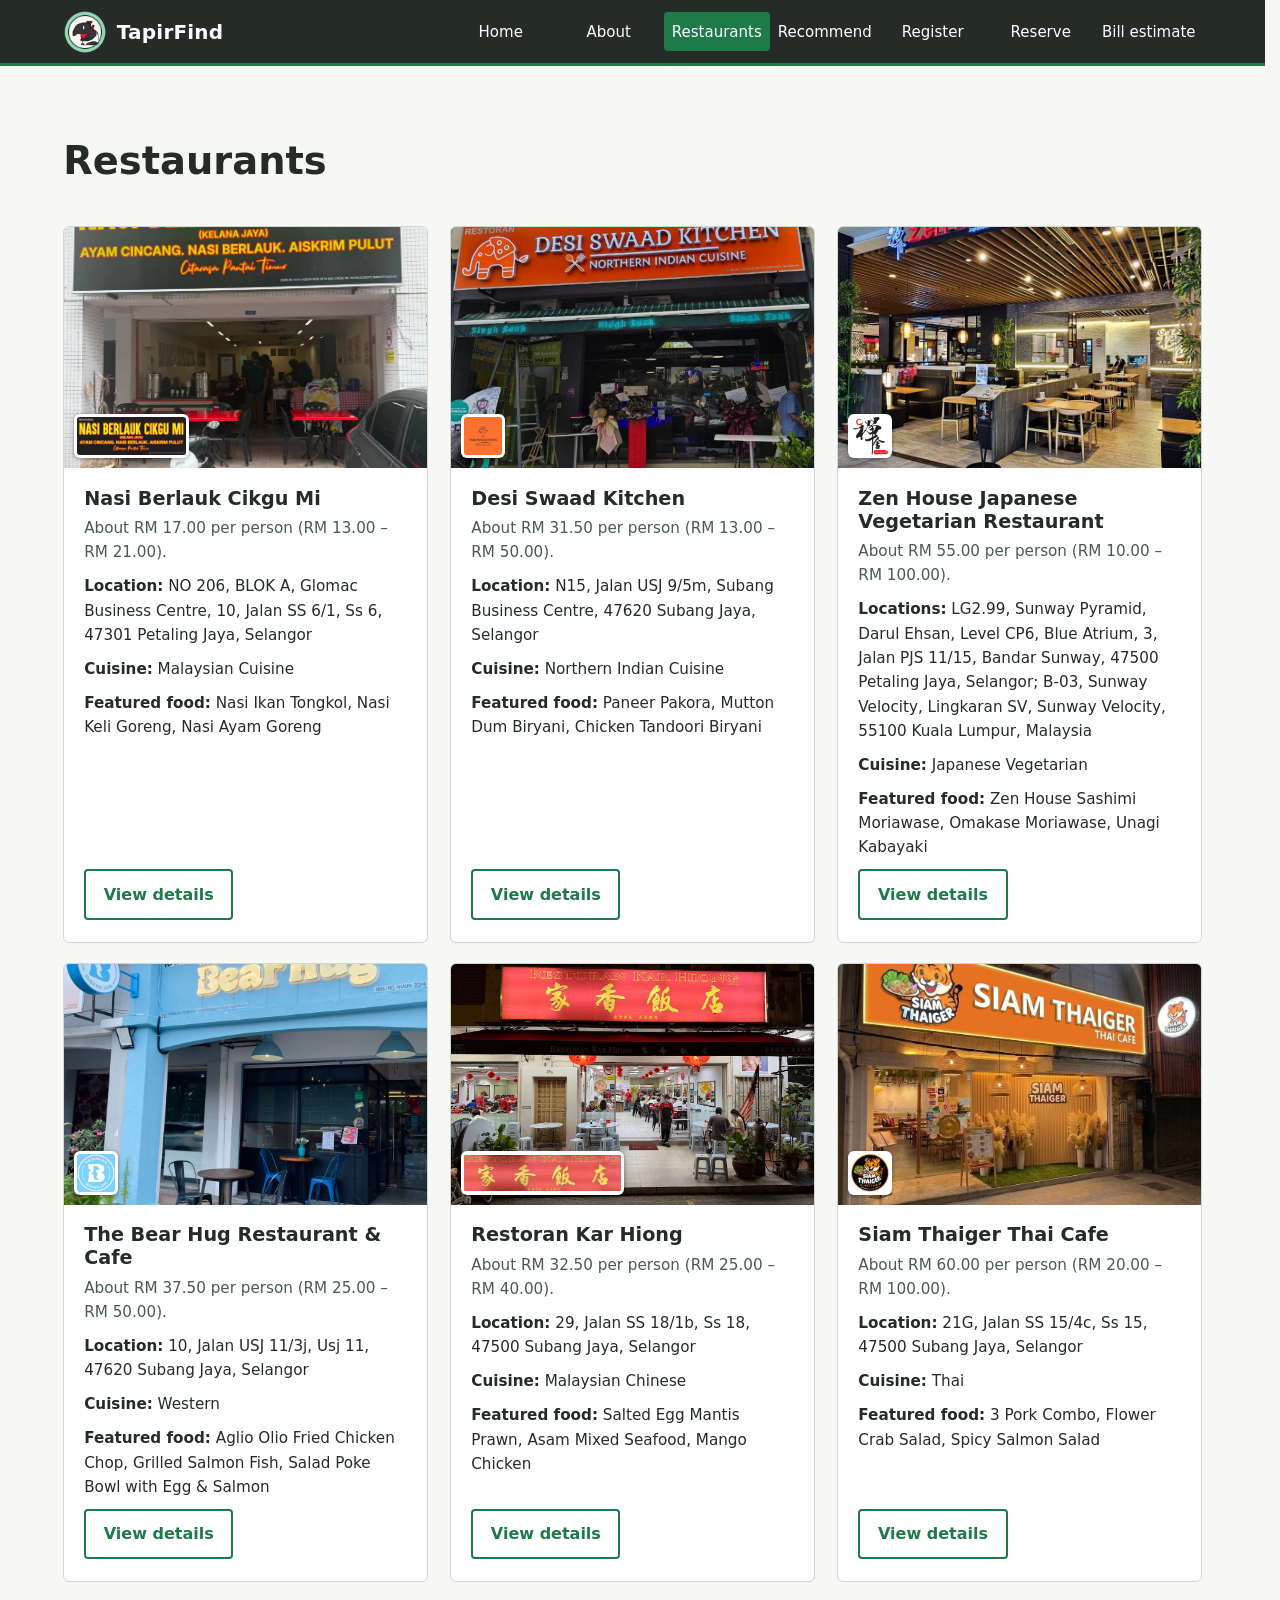
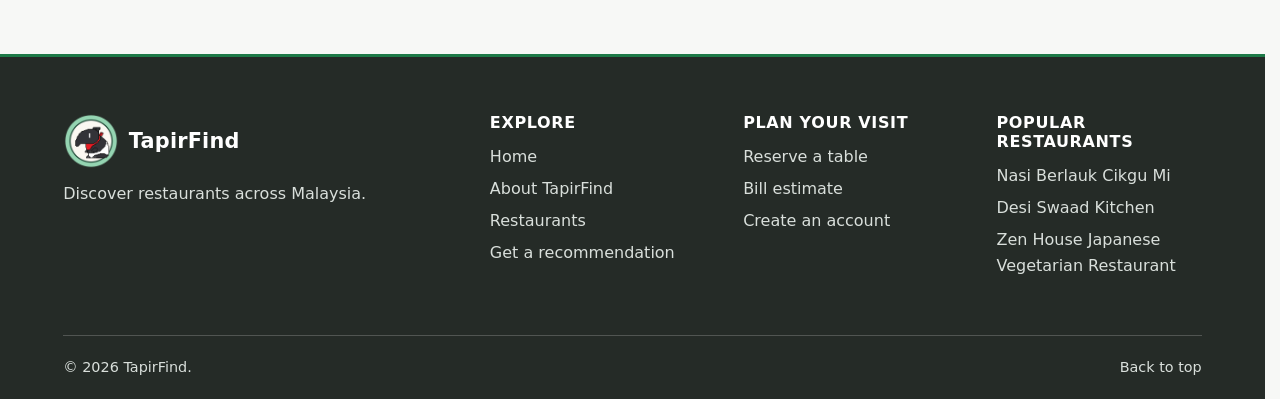
<file: restaurants.html>
<!doctype html>
<html lang="en">
    <head>
        <meta charset="utf-8">
        <meta name="viewport" content="width=device-width, initial-scale=1">
        <meta name="author" content="Ethan Lau Yang Ming">
        <meta name="title" content="TapirFind">
        <meta name="description" content="Web Development Assignment 2">
        <title>Restaurants | TapirFind</title>
        <link rel="stylesheet" href="css/style.css">
        <script src="js/jquery.min.js"></script>
        <script src="js/script.js" defer></script>
    </head>

    <body>
        <!-- Shared navigation -->
        <header class="site-header">
            <div class="bar">
                <a class="brand" href="index.html">
                    <span class="logo">
                        <img class="logo-base" src="images/logo.png" alt="" width="240" height="240">
                        <img class="logo-mark" src="images/restaurantTapir.png" alt="" width="192" height="192">
                    </span>
                    <span class="brand-name">TapirFind</span>
                </a>
                <button class="nav-toggle" type="button" id="menuBtn" aria-label="Menu" aria-expanded="false" aria-controls="menu">
                    <span class="burger"></span>
                </button>
                <nav aria-label="Main">
                    <ul id="menu">
                        <li><a href="index.html">Home</a></li>
                        <li><a href="about.html">About</a></li>
                        <li><a href="restaurants.html" class="active" aria-current="page">Restaurants</a></li>
                        <li><a href="recommend.html">Recommend</a></li>
                        <li><a href="register.html">Register</a></li>
                        <li><a href="reservation.html">Reserve</a></li>
                        <li><a href="bill.html">Bill estimate</a></li>
                    </ul>
                </nav>
            </div>
        </header>

        <main>
            <!-- Restaurants list -->
            <section class="wrap">
                <h1>Restaurants</h1>
                <br>
                <div class="grid g3">
                    <article class="card" id="cikgu-mi">
                        <button type="button" class="img-btn" data-target="details-cikgu-mi" aria-haspopup="dialog" aria-label="View details of Nasi Berlauk Cikgu Mi">
                            <img class="card-photo" src="images/cikguMi/cikguMiRestaurant.jpg" alt="Nasi Berlauk Cikgu Mi Restaurant" width="600" height="400" loading="lazy">
                            <img class="card-logo" src="images/cikguMi/cikguMiLogo.jpg" alt="Logo of Nasi Berlauk Cikgu Mi" width="126" height="44" loading="lazy">
                        </button>
                        <div class="card-body">
                            <h2>Nasi Berlauk Cikgu Mi</h2>
                            <p class="meta">About RM 17.00 per person (RM 13.00 – RM 21.00).</p>
                            <p class="location">
                                <strong>Location:</strong> NO 206, BLOK A, Glomac Business Centre, 10, Jalan SS 6/1, Ss
                                6, 47301 Petaling Jaya, Selangor
                            </p>
                            <p class="location tags"><strong>Cuisine:</strong> Malaysian Cuisine</p>
                            <p class="featured">
                                <strong>Featured food:</strong> Nasi Ikan Tongkol, Nasi Keli Goreng, Nasi Ayam Goreng
                            </p>
                            <button type="button" class="btn btn-ghost view-btn" data-target="details-cikgu-mi">
                                View details
                            </button>
                            <div class="details" id="details-cikgu-mi" hidden>
                                <p>
                                    Nasi Berlauk Cikgu Mi serves authentic Kelantan cuisine that embodies the flavors of
                                    Kelantan, prepared with passion and guaranteed to be delicious, suitable for the
                                    whole family to enjoy.
                                </p>
                                <h3>Signature dishes</h3>
                                <ul class="dishes">
                                    <li><span>Nasi Ikan Tongkol</span><span>RM 13.90</span></li>
                                    <li><span>Nasi Keli Goreng</span><span>RM 13.90</span></li>
                                    <li><span>Nasi Ayam Goreng</span><span>RM 12.40</span></li>
                                </ul>
                                <p><strong>Reservation deposit:</strong> RM 5.00</p>
                                <a class="btn" href="reservation.html?r=cikgu-mi">Reserve at Nasi Berlauk Cikgu Mi</a>
                            </div>
                        </div>
                    </article>

                    <article class="card" id="desi-swaad">
                        <button type="button" class="img-btn" data-target="details-desi-swaad" aria-haspopup="dialog" aria-label="View details of Desi Swaad Kitchen">
                            <img class="card-photo" src="images/desiSwaad/desiSwaadRestaurant.jpg" alt="Desi Swaad Kitchen Restaurant" width="600" height="400" loading="lazy">
                            <img class="card-logo" src="images/desiSwaad/desiSwaadLogo.jpg" alt="Logo of Desi Swaad Kitchen" width="44" height="44" loading="lazy">
                        </button>
                        <div class="card-body">
                            <h2>Desi Swaad Kitchen</h2>
                            <p class="meta">About RM 31.50 per person (RM 13.00 – RM 50.00).</p>
                            <p class="location">
                                <strong>Location:</strong> N15, Jalan USJ 9/5m, Subang Business Centre, 47620 Subang
                                Jaya, Selangor
                            </p>
                            <p class="location tags"><strong>Cuisine:</strong> Northern Indian Cuisine</p>
                            <p class="featured">
                                <strong>Featured food:</strong> Paneer Pakora, Mutton Dum Biryani, Chicken Tandoori
                                Biryani
                            </p>
                            <button type="button" class="btn btn-ghost view-btn" data-target="details-desi-swaad">
                                View details
                            </button>
                            <div class="details" id="details-desi-swaad" hidden>
                                <p>
                                    Desi Swaad Kitchen serves authentic Northern Indian dishes that are as delicious as
                                    they are reasonably priced, suitable for the whole family to enjoy.
                                </p>
                                <h3>Signature dishes</h3>
                                <ul class="dishes">
                                    <li><span>Paneer Pakora</span><span>RM 16.90</span></li>
                                    <li><span>Mutton Dum Biryani</span><span>RM 26.90</span></li>
                                    <li><span>Chicken Tandoori Biryani</span><span>RM 25.00</span></li>
                                </ul>
                                <p><strong>Reservation deposit:</strong> RM 10.00</p>
                                <a class="btn" href="reservation.html?r=desi-swaad">Reserve at Desi Swaad Kitchen</a>
                            </div>
                        </div>
                    </article>

                    <article class="card" id="zen-house">
                        <button type="button" class="img-btn" data-target="details-zen-house" aria-haspopup="dialog" aria-label="View details of Zen House Japanese Vegetarian Restaurant">
                            <img class="card-photo" src="images/zenHouse/zenHouseSVelocity.jpg" alt="Zen House&#x27;s Sunway Velocity Restaurant" width="600" height="400" loading="lazy">
                            <img class="card-logo" src="images/zenHouse/zenHouseLogo.png" alt="Logo of Zen House Japanese Vegetarian Restaurant" width="44" height="44" loading="lazy">
                        </button>
                        <div class="card-body">
                            <h2>Zen House Japanese Vegetarian Restaurant</h2>
                            <p class="meta">About RM 55.00 per person (RM 10.00 – RM 100.00).</p>
                            <p class="location">
                                <strong>Locations:</strong> LG2.99, Sunway Pyramid, Darul Ehsan, Level CP6, Blue Atrium,
                                3, Jalan PJS 11/15, Bandar Sunway, 47500 Petaling Jaya, Selangor; B-03, Sunway Velocity,
                                Lingkaran SV, Sunway Velocity, 55100 Kuala Lumpur, Malaysia
                            </p>
                            <p class="location tags"><strong>Cuisine:</strong> Japanese Vegetarian</p>
                            <p class="featured">
                                <strong>Featured food:</strong> Zen House Sashimi Moriawase, Omakase Moriawase, Unagi
                                Kabayaki
                            </p>
                            <button type="button" class="btn btn-ghost view-btn" data-target="details-zen-house">
                                View details
                            </button>
                            <div class="details" id="details-zen-house" hidden>
                                <p>
                                    Zen House serves the food of modern-day Japanese Vegetarian cuisine. By
                                    experimenting with original flavour and modern techniques, they prove that
                                    vegetarian food can be flavourful, creative and satisfying, with a menu that is as
                                    varied as it is imaginative.
                                </p>
                                <h3>Signature dishes</h3>
                                <ul class="dishes">
                                    <li><span>Zen House Sashimi Moriawase</span><span>RM 58.90</span></li>
                                    <li><span>Omakase Moriawase</span><span>RM 53.90</span></li>
                                    <li><span>Unagi Kabayaki</span><span>RM 29.90</span></li>
                                </ul>
                                <p><strong>Reservation deposit:</strong> RM 15.00</p>
                                <a class="btn" href="reservation.html?r=zen-house">Reserve at Zen House Japanese Vegetarian Restaurant</a>
                            </div>
                        </div>
                    </article>

                    <article class="card" id="bear-hug">
                        <button type="button" class="img-btn" data-target="details-bear-hug" aria-haspopup="dialog" aria-label="View details of The Bear Hug Restaurant &amp; Cafe">
                            <img class="card-photo" src="images/bearHug/bearHugRestaurant.jpg" alt="The Bear Hug Restaurant &amp; Cafe&#x27;s Restaurant" width="600" height="400" loading="lazy">
                            <img class="card-logo" src="images/bearHug/bearHugLogo.jpg" alt="Logo of The Bear Hug Restaurant &amp; Cafe" width="44" height="44" loading="lazy">
                        </button>
                        <div class="card-body">
                            <h2>The Bear Hug Restaurant &amp; Cafe</h2>
                            <p class="meta">About RM 37.50 per person (RM 25.00 – RM 50.00).</p>
                            <p class="location">
                                <strong>Location:</strong> 10, Jalan USJ 11/3j, Usj 11, 47620 Subang Jaya, Selangor
                            </p>
                            <p class="location tags"><strong>Cuisine:</strong> Western</p>
                            <p class="featured">
                                <strong>Featured food:</strong> Aglio Olio Fried Chicken Chop, Grilled Salmon Fish,
                                Salad Poke Bowl with Egg &amp; Salmon
                            </p>
                            <button type="button" class="btn btn-ghost view-btn" data-target="details-bear-hug">
                                View details
                            </button>
                            <div class="details" id="details-bear-hug" hidden>
                                <p>
                                    The Bear Hug Restaurant &amp; Cafe serves a variety of western dishes in a very cozy
                                    environment; a must go for enjoyers of western cuisine and salads. They also have
                                    vegetarian options.
                                </p>
                                <h3>Signature dishes</h3>
                                <ul class="dishes">
                                    <li><span>Aglio Olio Fried Chicken Chop</span><span>RM 35.00</span></li>
                                    <li><span>Grilled Salmon Fish</span><span>RM 46.00</span></li>
                                    <li><span>Salad Poke Bowl with Egg &amp; Salmon</span><span>RM 35.00</span></li>
                                </ul>
                                <p><strong>Reservation deposit:</strong> RM 15.00</p>
                                <a class="btn" href="reservation.html?r=bear-hug">Reserve at The Bear Hug Restaurant &amp; Cafe</a>
                            </div>
                        </div>
                    </article>

                    <article class="card" id="kar-hiong">
                        <button type="button" class="img-btn" data-target="details-kar-hiong" aria-haspopup="dialog" aria-label="View details of Restoran Kar Hiong">
                            <img class="card-photo" src="images/karHiong/karHiongRestaurant.jpg" alt="Restoran Kar Hiong&#x27;s Restaurant" width="600" height="400" loading="lazy">
                            <img class="card-logo" src="images/karHiong/karHiongLogo.jpg" alt="Logo of Restoran Kar Hiong" width="44" height="44" loading="lazy">
                        </button>
                        <div class="card-body">
                            <h2>Restoran Kar Hiong</h2>
                            <p class="meta">About RM 32.50 per person (RM 25.00 – RM 40.00).</p>
                            <p class="location">
                                <strong>Location:</strong> 29, Jalan SS 18/1b, Ss 18, 47500 Subang Jaya, Selangor
                            </p>
                            <p class="location tags"><strong>Cuisine:</strong> Malaysian Chinese</p>
                            <p class="featured">
                                <strong>Featured food:</strong> Salted Egg Mantis Prawn, Asam Mixed Seafood, Mango
                                Chicken
                            </p>
                            <button type="button" class="btn btn-ghost view-btn" data-target="details-kar-hiong">
                                View details
                            </button>
                            <div class="details" id="details-kar-hiong" hidden>
                                <p>
                                    Restoran Kar Hiong (家香饭店) is a restaurant that has quickly become a favorite
                                    among locals for its home-styled and flavorful dishes, offering a mix of classic
                                    comfort food and bold flavors.
                                </p>
                                <h3>Signature dishes</h3>
                                <ul class="dishes">
                                    <li><span>Salted Egg Mantis Prawn</span><span>RM 28.00</span></li>
                                    <li><span>Asam Mixed Seafood</span><span>RM 28.00</span></li>
                                    <li><span>Mango Chicken</span><span>RM 23.00</span></li>
                                </ul>
                                <p><strong>Reservation deposit:</strong> RM 10.00</p>
                                <a class="btn" href="reservation.html?r=kar-hiong">Reserve at Restoran Kar Hiong</a>
                            </div>
                        </div>
                    </article>

                    <article class="card" id="siam-thaiger">
                        <button type="button" class="img-btn" data-target="details-siam-thaiger" aria-haspopup="dialog" aria-label="View details of Siam Thaiger Thai Cafe">
                            <img class="card-photo" src="images/siamThaiger/siamThaigerRestaurant.jpg" alt="Siam Thaiger Thai Cafe Restaurant" width="600" height="400" loading="lazy">
                            <img class="card-logo" src="images/siamThaiger/siamThaigerLogo.jpg" alt="Logo of Siam Thaiger Thai Cafe" width="44" height="44" loading="lazy">
                        </button>
                        <div class="card-body">
                            <h2>Siam Thaiger Thai Cafe</h2>
                            <p class="meta">About RM 60.00 per person (RM 20.00 – RM 100.00).</p>
                            <p class="location">
                                <strong>Location:</strong> 21G, Jalan SS 15/4c, Ss 15, 47500 Subang Jaya, Selangor
                            </p>
                            <p class="location tags"><strong>Cuisine:</strong> Thai</p>
                            <p class="featured">
                                <strong>Featured food:</strong> 3 Pork Combo, Flower Crab Salad, Spicy Salmon Salad
                            </p>
                            <button type="button" class="btn btn-ghost view-btn" data-target="details-siam-thaiger">
                                View details
                            </button>
                            <div class="details" id="details-siam-thaiger" hidden>
                                <p>
                                    Siam Thaiger Thai Cafe serves Thai dishes in Subang Jaya, including a 3 Pork Combo,
                                    Flower Crab Salad and Spicy Salmon Salad, and is suitable for family meals.
                                </p>
                                <h3>Signature dishes</h3>
                                <ul class="dishes">
                                    <li><span>3 Pork Combo</span><span>RM 58.50</span></li>
                                    <li><span>Flower Crab Salad</span><span>RM 45.50</span></li>
                                    <li><span>Spicy Salmon Salad</span><span>RM 45.50</span></li>
                                </ul>
                                <p><strong>Reservation deposit:</strong> RM 15.00</p>
                                <a class="btn" href="reservation.html?r=siam-thaiger">Reserve at Siam Thaiger Thai Cafe</a>
                            </div>
                        </div>
                    </article>
                </div>
            </section>
        </main>
        
        <!-- Shared footer -->
        <footer class="site-footer">
            <div class="footer-inner">
                <div class="footer-brand">
                    <a class="brand" href="index.html">
                        <span class="logo">
                            <img class="logo-base" src="images/logo.png" alt="" width="240" height="240">
                            <img class="logo-mark" src="images/restaurantTapir.png" alt="" width="192" height="192">
                        </span>
                        <span class="brand-name">TapirFind</span>
                    </a>
                    <p>Discover restaurants across Malaysia.</p>
                </div>
                <nav class="footer-col" aria-labelledby="footer-explore">
                    <h2 id="footer-explore">Explore</h2>
                    <ul>
                        <li><a href="index.html">Home</a></li>
                        <li><a href="about.html">About TapirFind</a></li>
                        <li><a href="restaurants.html">Restaurants</a></li>
                        <li><a href="recommend.html">Get a recommendation</a></li>
                    </ul>
                </nav>
                <nav class="footer-col" aria-labelledby="footer-plan">
                    <h2 id="footer-plan">Plan your visit</h2>
                    <ul>
                        <li><a href="reservation.html">Reserve a table</a></li>
                        <li><a href="bill.html">Bill estimate</a></li>
                        <li><a href="register.html">Create an account</a></li>
                    </ul>
                </nav>
                <nav class="footer-col" aria-labelledby="footer-popular">
                    <h2 id="footer-popular">Popular restaurants</h2>
                    <ul>
                        <li><a href="restaurants.html#cikgu-mi">Nasi Berlauk Cikgu Mi</a></li>
                        <li><a href="restaurants.html#desi-swaad">Desi Swaad Kitchen</a></li>
                        <li><a href="restaurants.html#zen-house">Zen House Japanese Vegetarian Restaurant</a></li>
                    </ul>
                </nav>
            </div>
            <div class="footer-bottom">
                <p>&copy; 2026 TapirFind.</p>
                <a href="#">Back to top</a>
            </div>
        </footer>
    </body>
</html>
</file>
<file: css/style.css>
:root {
    /* Colours: black, white and green */
    --black: #252b27; /* Soft black for header, footer and headings */
    --charcoal: #353d38; /* Hover colour on black */
    --green: #1e7a48; /* Main green for buttons, links and active states */
    --green-dark: #14573a; /* Darker green for hover */
    --green-light: #4ade80; /* Bright green for use on black and focus rings */
    --tint: #e6f2ea; /* Pale green for soft backgrounds */
    --pale: #f4f8f5;
    --paper: #f7f8f6; /* Off-white page background */
    --ink: #1f2521; /* Body text */
    --muted: #4b5a50; /* Secondary text */
    --line: #cdd8d0; /* Borders */
    --error: #b3261e;
    --space: clamp(2.5rem, 6vw, 4.5rem); /* Vertical padding of each section */
    --heading-gap: 1.5rem; /* Gap between a heading and its content */
}

* {
    box-sizing: border-box;
}

/* Stops the page jumping when a pop-up locks scrolling */
html {
    scrollbar-gutter: stable;
}

body {
    margin: 0;
    font-family: system-ui, -apple-system, BlinkMacSystemFont, "Segoe UI", Roboto, Helvetica, Arial, sans-serif;
    line-height: 1.6;
    color: var(--ink);
    background-color: var(--paper);
    background-size:
        auto,
        auto,
        auto,
        1.375rem 1.375rem;
    background-attachment: fixed;
}

h1, h2, h3 {
    line-height: 1.2;
    color: var(--black);
}

/* Bold text at 600 weight*/
h1, h2, h3, h4, h5, h6, strong, b, th, dt {
    font-weight: 600;
}

h1 {
    font-size: 240%;
    margin: 0 0 1.5%;
}

h2 {
    font-size: 170%;
    margin: 0 0 2%;
}

h3 {
    font-size: 120%;
    margin: 0 0 1%;
}

h4 {
    font-size: 100%;
    margin: 2% 0 1%;
}

img {
    display: block;
    max-width: 100%;
    height: auto;
}

a {
    color: var(--green);
}

:focus-visible {
    outline: 0.1875rem solid var(--green);
    outline-offset: 0.125rem;
}

/* Keeps anchor links clear of the sticky header */
[id] {
    scroll-margin-top: 5rem;
}

.site-header :focus-visible, .site-footer :focus-visible {
    outline-color: var(--green-light); /* Bright green shows up on black */
}

hr {
    margin: 0;
    border: 0;
    border-top: 0.0625rem solid var(--line);
}

/* Header and navigation */
.site-header {
    position: sticky;
    top: 0;
    z-index: 5;
    background: var(--black);
    color: #fff;
    border-bottom: 0.1875rem solid var(--green);
}

.bar {
    display: flex;
    flex-wrap: wrap;
    align-items: center;
    justify-content: space-between;
    gap: 0.5em 2%;
    max-width: 90%;
    margin: 0 auto;
    padding: 0.6em 0;
}

.brand {
    display: flex;
    align-items: center;
    gap: 3%;
    color: #fff;
    text-decoration: none;
    font-size: 125%;
    font-weight: 500;
}

.site-header nav ul {
    display: grid;
    grid-auto-columns: 6.625rem; /* Fixed width so the active link does not resize the others */
    grid-auto-flow: column;
    gap: 0.125rem;
    margin: 0;
    padding: 0;
    list-style: none;
}

.site-header nav a {
    display: block;
    padding: 0.5em 0.4em;
    font-size: 0.9375rem;
    color: #fff;
    text-align: center;
    white-space: nowrap;
    text-decoration: none;
    border-radius: 0.25rem;
}

.site-header nav a:hover {
    background: var(--charcoal);
}

.site-header nav a.active {
    background: var(--green);
}

/* Hamburger button is hidden on desktop and shown on mobile */
.nav-toggle {
    display: none;
    align-items: center;
    justify-content: center;
    width: 2.75rem;
    height: 2.75rem;
    padding: 0;
    color: #fff;
    background: var(--black);
    border: 0.0625rem solid var(--green-light);
    border-radius: 0.25rem;
    cursor: pointer;
}

.burger, .burger::before, .burger::after {
    display: block;
    width: 1.4rem;
    height: 0.125rem;
    background: currentColor;
    border-radius: 0.125rem;
    transition:
        transform 0.2s ease,
        top 0.2s ease;
}

.burger {
    position: relative;
}

.burger::before, .burger::after {
    content: "";
    position: absolute;
    left: 0;
}

.burger::before {
    top: -0.4rem;
}

.burger::after {
    top: 0.4rem;
}

/* Bars turn into an X when the menu is opened */
.nav-toggle[aria-expanded="true"] .burger {
    background: transparent;
}

.nav-toggle[aria-expanded="true"] .burger::before {
    top: 0;
    transform: rotate(45deg);
}

.nav-toggle[aria-expanded="true"] .burger::after {
    top: 0;
    transform: rotate(-45deg);
}

/* Page layout */
.hero {
    display: flex;
    align-items: center;
    justify-content: center; /* Logo and text sit together in the middle */
    gap: 2rem clamp(2rem, 5vw, 4rem);
    max-width: 90%;
    margin: 0 auto;
    padding: var(--space) 0;
}

/* Same text width on every page, text left-aligned */
.hero-text {
    flex: 0 1 36rem;
    min-width: 0;
}

.hero-text > h1 {
    margin: 0 0 1rem;
}

.hero-text > p {
    margin: 0 0 1rem;
}

.hero-text > :last-child {
    margin-bottom: 0;
}

/* Home page logo is the navbar logo, drawn larger */
.hero-logo {
    flex: none;
    --logo-size: min(16rem, 70vw);
    display: flex;
    align-items: center;
    justify-content: center;
}

.lead {
    max-width: 45rem;
    font-size: 110%;
}

.hero-text .lead {
    max-width: none;
}

.wrap {
    max-width: 90%;
    margin: 0 auto;
    padding: var(--space) 0;
}

.wrap > h1 {
    margin: 0 0 1rem;
}

.wrap > :last-child {
    margin-bottom: 0; /* Section padding sets the bottom gap */
}

.wrap > h2 {
    margin: 0 0 var(--heading-gap);
}

.wrap.narrow {
    max-width: 60%;
}

/* Full-width tinted band */
section.wrap.alt {
    --alt-bg: var(--tint);
    max-width: none;
    margin: 0;
    padding: var(--space) 5%;
    background: var(--alt-bg);
}

.grid {
    display: grid;
    gap: 1.25em 2%;
}

.g3 {
    grid-template-columns: repeat(3, 1fr);
}

.g4 {
    grid-template-columns: repeat(4, 1fr);
}

/* Cards and panels */
.panel {
    padding: 5% 5.5%;
    background: #fff;
    border: 0.0625rem solid var(--line);
    border-radius: 0.375rem;
}

.panel p {
    margin: 0;
}

.card {
    display: flex;
    flex-direction: column;
    overflow: hidden;
    background: #fff;
    border: 0.0625rem solid var(--line);
    border-radius: 0.375rem;
}

.card-body {
    display: flex;
    flex: 1;
    flex-direction: column;
    padding: 5% 5.5% 6%;
}

.card-body .btn {
    align-self: flex-start;
    margin-top: auto;
}

/* Keeps score and button aligned across cards */
.card-body .score {
    margin: auto 0 0.75rem;
}

.card-body .score + .btn {
    margin-top: 0;
}

.meta {
    margin: 0 0 3%;
    font-size: 95%;
    color: var(--muted);
}

.card h2 {
    margin: 0 0 2%;
    font-size: 120%;
}

.details h3 {
    margin: 4% 0 2%;
    font-size: 100%;
}

.location, .featured {
    margin: 0 0 3%;
    font-size: 95%;
    color: var(--black);
}

.dishes {
    margin: 0 0 4%;
    padding: 0;
    list-style: none;
}

.dishes li {
    display: flex;
    justify-content: space-between;
    gap: 4%;
    padding: 0.25em 0;
    border-bottom: 0.0625rem dotted var(--line);
}

.wide {
    text-align: center;
    width: 100%;
}

/* Buttons */
.btn {
    display: inline-block;
    padding: 0.65em 1.1em;
    font: inherit;
    font-weight: 600;
    color: #fff;
    text-decoration: none;
    background: var(--green);
    border: 0.125rem solid var(--green);
    border-radius: 0.25rem;
    cursor: pointer;
}

.btn:hover {
    background: var(--green-dark);
    border-color: var(--green-dark);
}

.btn-ghost {
    color: var(--green);
    background: transparent;
}

.btn-ghost:hover {
    color: #fff;
}

.large {
    width: min(100%, 22rem);
    margin-top: var(--heading-gap);
}

/* Forms */
form {
    margin-top: 3%;
}

.field {
    display: flex;
    flex-direction: column;
    margin-bottom: 2.5%;
}

label, legend {
    font-weight: 600;
}

input, select, textarea {
    width: 100%;
    padding: 0.6em 0.7em;
    font: inherit;
    background: #fff;
    border: 0.0625rem solid #8a9a90;
    border-radius: 0.25rem;
}

input[type="radio"], input[type="checkbox"] {
    width: auto;
    margin-right: 1%;
}

input[readonly] {
    background: var(--tint);
}

fieldset {
    margin: 0 0 3%;
    padding: 2% 3% 3%;
    background: #fff;
    border: 0.0625rem solid var(--line);
    border-radius: 0.375rem;
}

fieldset label, .inline {
    display: block;
    margin: 0.25em 0;
    font-weight: 400;
}

.inline {
    margin-bottom: 3%;
}

.row2 {
    display: grid;
    grid-template-columns: 1fr 1fr;
    gap: 1em 3%;
}

.ok {
    padding: 2% 3%;
    background: var(--tint);
    border: 0.0625rem solid var(--green);
    border-radius: 0.25rem;
}

[hidden] {
    display: none !important;
}

#results {
    margin-top: 4%;
}

/* Bill page */
.dish-row {
    display: flex;
    align-items: center;
    justify-content: space-between;
    gap: 1rem;
    margin: 0 0 0.75rem;
    padding: 0.6rem 0.9rem;
    background: var(--pale);
    border: 0.0625rem solid var(--line);
    border-radius: 0.375rem;
}

.dish-row label {
    font-weight: 400;
}

.dish-row input {
    flex: none;
    width: 5.5rem;
    text-align: center;
}

table {
    width: 100%;
    border-collapse: collapse;
}

td {
    padding: 0.4em 0;
    border-bottom: 0.0625rem dotted var(--line);
}

td + td {
    text-align: right;
}

.total td {
    font-size: 110%;
    font-weight: 600;
    color: var(--black);
    border-top: 0.125rem solid var(--green);
}

#billOut {
    margin: 3% 0;
}

/* Error pop-up */
#scrnOverlay {
    position: fixed;
    top: 0;
    left: 0;
    z-index: 20;
    width: 100%;
    height: 100%;
    background: rgba(37, 43, 39, 0.7);
}

.window {
    position: fixed;
    top: 50%;
    left: 50%;
    z-index: 21;
    width: 90%;
    max-width: 100%;
    max-height: 85%;
    overflow: auto;
    padding: 5% 6%;
    background: var(--tint);
    border: 0.1875rem solid var(--green);
    border-radius: 1rem;
    box-shadow: 0 0.375rem 1.25rem rgba(0, 0, 0, 0.35);
    transform: translate(-50%, -50%);
}

.window h2 {
    font-size: 130%;
    margin-bottom: 2%;
}

.window ul {
    margin: 0 0 4%;
    padding-left: 6%;
}

.window li {
    margin-bottom: 1%;
}

/* Error pop-up on wider screens */
@media (min-width: 768px) {
    .window {
        width: 60%;
        padding: 2.5% 3%;
    }
}

@media (min-width: 1024px) {
    .window {
        width: 40%;
        padding: 2% 2.5%;
    }
}

/* Clickable restaurant images and details pop-up */
.img-btn {
    position: relative;
    display: block;
    width: 100%;
    padding: 0;
    overflow: hidden;
    font: inherit;
    background: none;
    border: 0;
    cursor: pointer;
}

.img-btn img {
    transition: transform 0.25s ease;
}

.img-btn:hover img, .img-btn:focus-visible img {
    transform: scale(1.04);
}

.title-btn {
    padding: 0;
    font: inherit;
    color: inherit;
    text-align: left;
    background: none;
    border: 0;
    cursor: pointer;
}

.title-btn:hover {
    color: var(--green);
    text-decoration: underline;
}

.view-btn {
    align-self: flex-start;
    margin-top: 2%;
}

/* Details pop-up: a green title bar, then a scrolling body */
.rest-window {
    left: 50%;
    display: flex;
    flex-direction: column;
    width: min(90rem, 98%); /* Wide, so most details fit without scrolling */
    max-width: 100%;
    max-height: 94%;
    padding: 0; /* Title bar and body set their own padding */
    overflow: hidden;
    background: #fff;
    border: 0;
    border-radius: 0.75rem;
    box-shadow: 0 1.25rem 3rem rgba(0, 0, 0, 0.45);
    transform: translateX(-50%);
}

/* Title bar: name on the left, close button on the right */
.rest-head {
    display: flex;
    flex: none;
    align-items: center;
    justify-content: space-between;
    gap: 1rem;
    padding: 0.75rem 1rem 0.75rem 1.5rem;
    color: #fff;
    background: var(--green-dark);
    border-bottom: 0.1875rem solid var(--green-light);
}

.rest-window .rest-head h2 {
    margin: 0;
    font-size: 130%;
    color: #fff;
}

/* Close button */
.close-x {
    flex: none;
    display: grid;
    place-items: center;
    width: 2.75rem; /* Big enough to tap */
    height: 2.75rem;
    padding: 0 0 0.2rem; /* Lifts the cross slightly */
    font-family: inherit;
    font-size: 1.75rem;
    line-height: 1;
    color: #fff;
    background: transparent;
    border: 0.125rem solid var(--green-light);
    border-radius: 50%;
    cursor: pointer;
    transition: background 0.2s ease;
}

.close-x:hover {
    color: var(--green-dark);
    background: var(--green-light);
}

.rest-head .close-x:focus-visible {
    outline-color: var(--green-light);
}

/* Only this box scrolls, so the title bar stays in view */
.rest-scroll {
    flex: 1;
    min-height: 0;
    margin: 0 0.25rem 0.5rem 0; /* Keeps the scrollbar away from the rounded corner */
    padding: 1rem 1.25rem 0.5rem 1.5rem;
    overflow-y: auto;
    scrollbar-width: thin;
    scrollbar-color: var(--green) transparent;
}

.rest-pic {
    margin-bottom: 1rem;
}

.rest-window .dishes {
    padding-left: 0;
}

.rest-info > :last-child {
    margin-bottom: 0;
}

.rest-window .rest-info .meta {
    margin: 0 0 0.5rem;
    font-size: 100%;
}

.rest-window .rest-info .location {
    margin: 0 0 1rem;
    padding-bottom: 1rem;
    border-bottom: 0.0625rem solid var(--line);
}

/* Cuisine, Halal and Dietary lines in tight rows */
.rest-window .rest-info .tags {
    margin: 0 0 0.3rem;
    padding-bottom: 0;
    border-bottom: 0;
}

.rest-window .rest-info .tags:last-of-type {
    margin-bottom: 1rem;
    padding-bottom: 1rem;
    border-bottom: 0.0625rem solid var(--line);
}

/* Branches shown as a short list */
.rest-window .branches {
    margin: 0.35rem 0 0;
    padding-left: 1.25rem;
}

.rest-window .branches li {
    margin: 0 0 0.2rem;
}

/* Picture on the left and details on the right in Desktop view */
@media (min-width: 1024px) {
    .rest-scroll {
        display: grid;
        grid-template-columns: minmax(0, 1fr) minmax(0, 1fr);
        gap: 0 2rem;
        align-items: start;
        padding: 1.25rem 1.5rem 1rem 1.75rem;
    }

    /* Each picture fills its column */
    .rest-scroll .rest-pic {
        align-self: stretch;
        margin-bottom: 0;
    }
}

.rest-window img {
    border-radius: 0.5rem;
}

.rest-window h3 {
    margin: 1rem 0 0.5rem;
    font-size: 100%;
    letter-spacing: 0.04em;
    text-transform: uppercase;
    color: var(--green-dark);
}

/* Signature dishes with prices on the right */
.rest-window .dishes li {
    padding: 0.4em 0;
}

.rest-window .dishes li span + span {
    font-weight: 600;
    color: var(--green-dark);
    white-space: nowrap;
}

/* Deposit line in a soft green box */
.rest-window .deposit {
    margin: 0.75rem 0;
    padding: 0.6rem 1rem;
    background: var(--tint);
    border-left: 0.25rem solid var(--green);
    border-radius: 0.25rem;
}

.rest-window .reserve {
    margin: 0;
}

/* Picture gallery: main picture, arrows, counter, thumbnails */
.rest-pic {
    display: flex;
    flex-direction: column;
    gap: 0.6rem;
}

.gallery-main {
    position: relative;
    aspect-ratio: 3 / 2;
    max-height: 20rem;
}

.rest-window .gallery-main img {
    position: absolute;
    top: 0;
    left: 0;
    width: 100%;
    height: 100%;
    margin: 0;
    object-fit: cover;
    object-position: center;
}

.gal-arrow {
    position: absolute;
    top: 50%;
    z-index: 2;
    display: grid;
    place-items: center;
    width: 2.75rem;
    height: 2.75rem;
    padding: 0 0 0.2rem;
    font-family: inherit;
    font-size: 2rem;
    line-height: 1;
    color: #fff;
    background: rgba(37, 43, 39, 0.75);
    border: 0.125rem solid rgba(255, 255, 255, 0.7);
    border-radius: 50%;
    cursor: pointer;
    transform: translateY(-50%);
}

.gal-arrow:hover {
    background: var(--green);
}

.gal-arrow:focus-visible {
    outline-color: #fff;
}

.gal-prev {
    left: 0.5rem;
}

.gal-next {
    right: 0.5rem;
}

.gal-count {
    position: absolute;
    top: 0.625rem;
    right: 0.625rem;
    z-index: 2;
    margin: 0;
    padding: 0.15rem 0.65rem;
    font-size: 0.875rem;
    font-weight: 600;
    color: #fff;
    background: rgba(37, 43, 39, 0.75);
    border-radius: 1rem;
}

.thumbs {
    display: flex;
    gap: 0.5rem;
}

.thumb {
    flex: 1 1 0;
    min-width: 0;
    padding: 0;
    overflow: hidden;
    line-height: 0;
    background: none;
    border: 0.1875rem solid transparent;
    border-radius: 0.5rem;
    opacity: 0.65;
    cursor: pointer;
}

.thumb:hover, .thumb[aria-current="true"] {
    opacity: 1;
}

.thumb[aria-current="true"] {
    border-color: var(--green);
}

.rest-window .thumb img {
    width: 100%;
    height: 3.5rem;
    margin: 0;
    object-fit: cover;
    object-position: center;
    border-radius: 0.25rem;
}

/* In Desktop view, the main picture fills the space above the thumbnails */
@media (min-width: 1024px) {
    .gallery-main {
        flex: 1;
        min-height: 16rem;
        aspect-ratio: auto;
        max-height: none;
    }
}

@media (max-width: 767px) {
    .rest-window {
        width: 96%;
    }

    .rest-window .reserve {
        display: block;
        text-align: center;
    }
}

@media (prefers-reduced-motion: reduce) {
    .img-btn img, .close-x, .burger, .burger::before, .burger::after, .link-arrow span {
        transition: none;
    }
}

/* Shared reset for the layouts below */
.values, .steps {
    margin: 0;
    padding: 0;
    list-style: none;
}

.values p, .steps p {
    margin: 0;
}

/* Values layout: heading on the left, list on the right and stacks when narrow */
.split {
    display: flex;
    flex-wrap: wrap;
    gap: 1.5rem 4rem;
}

.split > h2 {
    flex: 1 1 14rem;
    margin: 0;
}

.values {
    flex: 3 1 20rem;
}

.values li {
    padding: 1rem 0;
    border-top: 0.0625rem solid var(--line);
}

.values li:first-child {
    padding-top: 0;
    border-top: 0;
}

.values li:last-child {
    padding-bottom: 0;
}

.values h3 {
    margin: 0 0 0.25rem;
}

/* Steps layout: numbered and joined by a line, and stacks on mobile */
.steps {
    display: flex;
    gap: 2rem;
    counter-reset: step;
}

.steps li {
    position: relative;
    flex: 1 1 0;
    padding-top: 3.25rem;
    counter-increment: step;
}

.steps li::before {
    content: counter(step);
    position: absolute;
    top: 0;
    left: 0;
    display: grid;
    place-items: center;
    width: 2.25rem;
    height: 2.25rem;
    font-weight: 600;
    color: #fff;
    background: var(--green);
    border-radius: 50%;
}

.steps li:not(:last-child)::after {
    content: "";
    position: absolute;
    top: 1.0625rem;
    right: -1.5rem;
    left: 2.75rem;
    height: 0.125rem;
    background: var(--line);
}

.steps h3 {
    margin: 0 0 0.25rem;
}

/* Home page audience chips */
.chips {
    display: flex;
    flex-wrap: wrap;
    gap: 0.75rem;
    margin: 0;
    padding: 0;
    list-style: none;
}

.chips li {
    flex: 1 1 9rem; /* Four per row on desktop, two on mobile */
    padding: 1rem 1.25rem;
    font-size: 110%;
    font-weight: 600;
    color: var(--black);
    background: #fff;
    border: 0.0625rem solid var(--line);
    border-radius: 0.375rem;
}

.more {
    margin: var(--heading-gap) 0 0;
}

/* Read more links */
.link-arrow {
    display: inline-block;
    padding-bottom: 0.15rem;
    font-weight: 600;
    color: var(--green-dark);
    text-decoration: none;
    border-bottom: 0.125rem solid var(--green);
}

.link-arrow .nowrap {
    white-space: nowrap;
}

.link-arrow span span {
    display: inline-block;
    transition: transform 0.2s ease;
}

.link-arrow:hover {
    color: var(--black);
    border-bottom-color: var(--black);
}

.link-arrow:hover span span {
    transform: translateX(0.3rem);
}

/* Call to action on the about page */
.cta {
    text-align: center;
}

.cta p {
    margin: 0;
}

.cta .btn {
    margin: 0.25rem;
}

/* Footer */
.site-footer {
    color: #d9dfdb;
    background: var(--black);
    border-top: 0.1875rem solid var(--green);
}

.footer-inner, .footer-bottom {
    display: flex;
    flex-wrap: wrap;
    max-width: 90%;
    margin: 0 auto;
}

.footer-inner {
    gap: 2rem 3rem;
    padding: clamp(2rem, 5vw, 3.5rem) 0;
}

.footer-brand {
    flex: 2 1 18rem;
}

.footer-brand p {
    max-width: 24rem;
    margin: 0.75rem 0 0;
}

.footer-col {
    flex: 1 1 10rem;
}

.site-footer h2 {
    margin: 0 0 0.75rem;
    font-size: 100%;
    letter-spacing: 0.04em;
    text-transform: uppercase;
    color: #fff;
}

.footer-col ul {
    margin: 0;
    padding: 0;
    list-style: none;
}

.footer-col li + li {
    margin-top: 0.4rem;
}

.site-footer a {
    color: #d9dfdb;
    text-decoration: none;
}

.site-footer a:hover {
    color: var(--green-light);
    text-decoration: underline;
}

.site-footer .brand {
    gap: 0.6rem;
    font-size: 130%;
    color: #fff;
}

.footer-bottom {
    align-items: baseline;
    justify-content: space-between;
    gap: 0.5rem 2rem;
    padding: 1.25rem 0;
    font-size: 90%;
    border-top: 0.0625rem solid rgba(255, 255, 255, 0.2);
}

.footer-bottom p {
    flex: 1 1 24rem;
    margin: 0;
}

/* Tablet navbar (768px to 1023px) which shows the logo on row one and navbar links on row two */
@media (min-width: 768px) and (max-width: 1023px) {
    [id] {
        scroll-margin-top: 7rem;
    }

    .site-header nav {
        width: 100%;
    }

    .site-header nav ul {
        grid-auto-columns: minmax(0, 1fr);
    }

    .site-header nav a {
        padding: 0.5em 0.2em;
        font-size: 0.875rem;
    }
}

/* Mobile only (up to 767px) displays the hamburger menu */
@media (max-width: 767px) {
    .nav-toggle {
        display: flex;
    }

    /* Menu drops down over the page */
    .site-header nav {
        position: absolute;
        top: 100%;
        right: 0;
        left: 0;
    }

    .site-header nav ul {
        display: none;
        grid-auto-columns: auto;
        grid-auto-flow: row;
        padding: 0.5rem 5% 1rem;
        background: var(--black);
        border-top: 0.0625rem solid rgba(255, 255, 255, 0.2);
        box-shadow: 0 0.625rem 1.25rem rgba(0, 0, 0, 0.35);
    }

    .site-header nav ul.open {
        display: grid;
    }

    .site-header nav a {
        text-align: left;
    }
}

/* Tablet (768px to 1023px) */
@media (max-width: 1023px) {
    h1 {
        font-size: 210%;
    }

    .wrap.narrow {
        max-width: 80%;
    }

    .g3, .g4 {
        grid-template-columns: repeat(2, 1fr);
    }

    .hero {
        flex-direction: column;
        gap: 1.5em;
    }

    .hero-text {
        flex: none;
        width: 100%;
    }
}

/* Mobile (up to 767px) */
@media (max-width: 767px) {
    h1 {
        font-size: 180%;
    }

    .wrap.narrow {
        max-width: 90%;
    }

    .g3, .g4, .row2 {
        grid-template-columns: 1fr;
    }

    .site-header {
        position: relative; /* Anchor for the drop-down menu */
    }

    .chips li {
        flex-basis: 100%;
        padding: 0.75rem 1.25rem;
    }

    .steps {
        flex-direction: column;
        gap: 0;
    }

    .steps li {
        padding: 0 0 1.75rem 3.5rem;
    }

    .steps li:last-child {
        padding-bottom: 0;
    }

    .steps li:not(:last-child)::after {
        top: 2.5rem;
        right: auto;
        bottom: 0.25rem;
        left: 1.0625rem;
        width: 0.125rem;
        height: auto;
    }

    .steps h3 {
        margin: 0.2rem 0 0.25rem;
    }
}

@media (prefers-reduced-motion: reduce) {
    * {
        scroll-behavior: auto !important;
    }
}

/* Without JavaScript, all slides on the rotator show as a list */
.rotator {
    background: #fff;
    border: 0.0625rem solid var(--line);
    border-radius: 0.375rem;
    overflow: hidden;
}

.slides {
    margin: 0;
    padding: 0;
    list-style: none;
}

.slide {
    display: grid;
    grid-template-columns: 1fr 1fr;
    align-items: center;
    gap: 2rem;
    padding: 1.5rem;
}

.slide img {
    border-radius: 0.375rem;
    width: 100%;
}

.slide-text h3 {
    margin: 0 0 0.5rem;
}

.slide-text p {
    margin: 0 0 0.75rem;
}

.slide-count {
    font-size: 0.875rem;
    font-weight: 600;
    color: var(--green-dark);
    text-transform: uppercase;
    letter-spacing: 0.05em;
}

.rot-btn {
    min-width: 2.75rem;
    min-height: 2.75rem;
    padding: 0.4em 0.9em;
    font: inherit;
    font-weight: 600;
    color: var(--green-dark);
    background: #fff;
    border: 0.125rem solid var(--green);
    border-radius: 0.25rem;
    cursor: pointer;
}

.rot-btn:hover {
    color: #fff;
    background: var(--green-dark);
    border-color: var(--green-dark);
}

.rotator-controls[hidden] {
    display: none;
}

/* With JavaScript, the rotator shows a centred card with a faded card on each side */
.rotator.on {
    position: relative;
    padding: 0.5rem 0 1.5rem;
    overflow: hidden; /* Hides cards that slide past the edge */
    background: none;
    border: 0;
}

.stage {
    position: relative;
}

/* All cards share one grid cell, so the stage fits the tallest */
.rotator.on .slides {
    display: grid;
    justify-items: center;
}

.rotator.on .slide {
    display: grid;
    grid-template-columns: 1fr 1fr; /* Picture on the left, details on the right */
    grid-area: 1 / 1;
    width: min(46rem, 74%);
    padding: 0;
    overflow: hidden;
    background: #fff;
    border: 0.0625rem solid var(--line);
    border-radius: 0.5rem;
    box-shadow: 0 0.5rem 1.5rem rgba(37, 43, 39, 0.12);
    transition:
        transform 0.35s cubic-bezier(0.22, 0.8, 0.3, 1),
        opacity 0.35s ease;
}

.rotator.on .slide img {
    height: 100%;
    border-radius: 0;
    object-fit: cover;
    object-position: center;
}

.rotator.on .slide-text {
    align-self: center;
    padding: 1rem 1.25rem;
    font-size: 0.95rem;
}

/* Short description keeps the card in landscape */
.rotator.on .slide-text .desc {
    display: -webkit-box;
    overflow: hidden;
    line-clamp: 2;
    -webkit-line-clamp: 2;
    -webkit-box-orient: vertical;
}

.rotator.on .slide-text p:last-child {
    margin-bottom: 0;
}

.rotator.on .slide.current {
    z-index: 3;
    opacity: 1;
    transform: none;
    /* Faint reflection under the middle card (for Chrome, Edge, Safari only) */
    -webkit-box-reflect: below 0.375rem linear-gradient(to bottom, transparent 90%, rgba(255, 255, 255, 0.22));
}

.rotator.on .slide.next, .rotator.on .slide.prev {
    z-index: 2;
    opacity: 0.35;
    cursor: pointer;
}

.rotator.on .slide.next {
    transform: translateX(84%) scale(0.8);
}

.rotator.on .slide.prev {
    transform: translateX(-84%) scale(0.8);
}

.rotator.on .slide.far {
    z-index: 1;
    opacity: 0;
    transform: scale(0.6);
    pointer-events: none;
}

/* Clicking a faded card selects the card, not the button inside */
.rotator.on .slide.next *, .rotator.on .slide.prev * {
    pointer-events: none;
}

/* Arrows sit on each side of the stage, level with the card */
.rot-arrow {
    position: absolute;
    top: 50%;
    z-index: 5;
    display: grid;
    place-items: center;
    width: 3rem;
    height: 3rem;
    padding: 0;
    font-size: 1.25rem;
    border-radius: 50%;
    box-shadow: 0 0.25rem 0.75rem rgba(37, 43, 39, 0.2);
    transform: translateY(-50%);
}

.rot-prev {
    right: calc(50% + min(23rem, 37%) + 0.75rem); /* Just outside the left edge of the middle card */
}

.rot-next {
    left: calc(50% + min(23rem, 37%) + 0.75rem); /* Just outside the right edge of the middle card */
}

/* Pause button and dots sit below the reflection */
.rotator-controls {
    display: flex;
    flex-wrap: wrap;
    align-items: center;
    justify-content: center;
    gap: 1rem;
    margin-top: 2.5rem;
}

.dots {
    display: flex;
    gap: 0.25rem;
    margin: 0;
    padding: 0;
    list-style: none;
}

/* Each dot is a button, so the click area stays large */
.dot {
    width: 2.75rem;
    height: 2.75rem;
    padding: 0;
    background: none;
    border: 0;
    cursor: pointer;
}

.dot::before {
    content: "";
    display: block;
    width: 0.875rem;
    height: 0.875rem;
    margin: 0 auto;
    background: #fff;
    border: 0.125rem solid var(--green-dark);
    border-radius: 50%;
}

.dot[aria-current="true"]::before {
    background: var(--green-dark);
}

@media (max-width: 767px) {
    .slide {
        grid-template-columns: 1fr;
        gap: 1rem;
        padding: 1rem;
    }

    .rotator.on .slide {
        grid-template-columns: 1fr;
        width: 76%;
    }

    /* Crop tall photos to keep cards short */
    .rotator.on .slide img {
        height: auto;
        aspect-ratio: 16 / 9;
    }

    .rotator.on .slide-text {
        padding: 0.75rem 1rem;
        font-size: 0.9rem;
    }

    .rotator.on .slide-text p {
        margin-bottom: 0.4rem;
    }

    /* Long addresses form two lines on phones */
    .rotator.on .slide-text .location {
        display: -webkit-box;
        overflow: hidden;
        line-clamp: 2;
        -webkit-line-clamp: 2;
        -webkit-box-orient: vertical;
    }

    .rotator.on .slide.next {
        transform: translateX(95%) scale(0.82);
    }

    .rotator.on .slide.prev {
        transform: translateX(-95%) scale(0.82);
    }

    .rot-arrow {
        width: 2.5rem;
        height: 2.5rem;
    }

    .rot-prev {
        right: auto;
        left: 1%; /* Too narrow to sit outside the card; it stays at the screen edge */
    }

    .rot-next {
        right: 1%;
        left: auto;
    }
}

@media (prefers-reduced-motion: reduce) {
    .rotator.on .slide {
        transition: none;
    }
}

/* Recommendation page: best match is large while the other matches are smaller cards below */
.top-pick {
    display: grid;
    grid-template-columns: 1fr 1fr;
    align-items: center;
    gap: 2rem;
    padding: 1.5rem;
    margin-bottom: 2rem;
    background: #fff;
    border: 0.125rem solid var(--green);
    border-radius: 0.375rem;
}

.top-pick img {
    width: 100%;
    border-radius: 0.375rem;
}

.top-pick-text h3 {
    margin: 0 0 0.5rem;
}

.top-pick-text p {
    margin: 0 0 0.75rem;
}

.badge {
    display: inline-block;
    padding: 0.2em 0.7em;
    font-size: 0.875rem;
    font-weight: 600;
    color: #fff;
    background: var(--green-dark);
    border-radius: 1rem;
}

.reasons {
    margin: 0 0 0.75rem;
    padding-left: 1.25rem;
}

/* Note above the reservation form, which shows a dark green pill with a star for the top pick */
.rec-note {
    display: flex;
    align-items: center;
    gap: 0.75rem;
    margin: 0 0 1rem;
    padding: 0.6rem 1.25rem 0.6rem 0.6rem;
    background: #fff;
    border: 0.0625rem solid var(--line);
    border-radius: 0.5rem;
}

.rec-note.rec-hit {
    color: #fff;
    background: linear-gradient(100deg, var(--green-dark), var(--green));
    border-color: var(--green-dark);
    box-shadow: 0 0.25rem 0.75rem rgba(20, 87, 58, 0.25);
}

.rec-note.rec-hit::before {
    /* Star is an image so it is always centred */
    content: "";
    flex: none;
    width: 2.25rem;
    height: 2.25rem;
    background:
        url("data:image/svg+xml,%3Csvg xmlns='http://www.w3.org/2000/svg' viewBox='0 0 24 24'%3E%3Cpolygon fill='%2314573a' points='12,2.05 14.47,9.65 22.46,9.65 16,14.35 18.47,21.95 12,17.25 5.53,21.95 8,14.35 1.54,9.65 9.53,9.65'/%3E%3C/svg%3E")
            center / 1.25rem 1.25rem no-repeat,
        var(--green-light);
    border-radius: 0.375rem;
}

.rec-note.rec-hit strong {
    color: var(--green-light);
}

@media (max-width: 767px) {
    .top-pick {
        grid-template-columns: 1fr;
        gap: 1rem;
        padding: 1rem;
    }
}

.card:hover {
    box-shadow: 0 0.375rem 1rem rgba(37, 43, 39, 0.18);
}

.rest-pic {
    position: relative;
    margin-bottom: 3%;
}

.rest-window .rest-pic img {
    margin-bottom: 0;
}

/* Brand logo: green base with the 192px mark on top. Both scale with --logo-size */
:root {
    --brand-font: system-ui, -apple-system, BlinkMacSystemFont, "Segoe UI", Roboto, Helvetica, Arial, sans-serif;
    --logo-size: 2.75rem; /* Navbar logo size on desktop */
    --logo-mark: 72%; /* How much of the base logo the mark covers */
}

.logo {
    position: relative;
    flex: none; /* Never pressed by a long menu */
    width: var(--logo-size);
    height: var(--logo-size);
}

.logo img {
    position: absolute;
    display: block;
    max-width: none;
}

.logo-base {
    top: 0;
    left: 0;
    width: 100%;
    height: 100%;
}

.logo-mark {
    top: 50%;
    left: 50%;
    width: var(--logo-mark);
    height: var(--logo-mark);
    object-fit: contain;
    transform: translate(-50%, -50%);
}

.brand-name {
    font-family: var(--brand-font);
    font-weight: 600;
    letter-spacing: 0.01em;
    line-height: 1;
}

.brand {
    gap: 0.6rem;
}

.site-footer .logo {
    --logo-size: 3.5rem; /* Slightly larger in the footer */
}

/* Tablet: smaller logo keeps the navbar compact */
@media (min-width: 768px) and (max-width: 1023px) {
    :root {
        --logo-size: 2.5rem;
    }

    .site-footer .logo {
        --logo-size: 3.25rem;
    }
}

/* Mobile: one logo size next to the hamburger button */
@media (max-width: 767px) {
    :root {
        --logo-size: 2.5rem;
    }

    .site-footer .logo {
        --logo-size: 3rem;
    }
}

/* Card photos are 3:2 boxes with a small logo in the corner */
.card-photo {
    display: block;
    width: 100%;
    aspect-ratio: 3 / 2;
    object-fit: cover;
    object-position: center;
}

.pic {
    position: relative;
}

.pic .card-logo, .img-btn .card-logo {
    position: absolute;
    left: 0.625rem;
    bottom: 0.625rem;
    width: auto;
    height: 2.75rem; /* 44px */
    max-width: 45%;
    padding: 0.1875rem;
    object-fit: contain;
    background: #fff;
    border-radius: 0.375rem;
    box-shadow: 0 0.0625rem 0.25rem rgba(0, 0, 0, 0.4);
}

.img-btn:hover .card-logo, .img-btn:focus-visible .card-logo {
    transform: none; /* Photo zooms on hover but logo stays put */
}

/* Arrows are images so they are always centred */
.arrow-icon {
    display: block;
    width: 1.25rem;
    height: 1.25rem;
    fill: none;
    stroke: currentColor;
    stroke-width: 2.5;
    stroke-linecap: round;
    stroke-linejoin: round;
}
</file>
